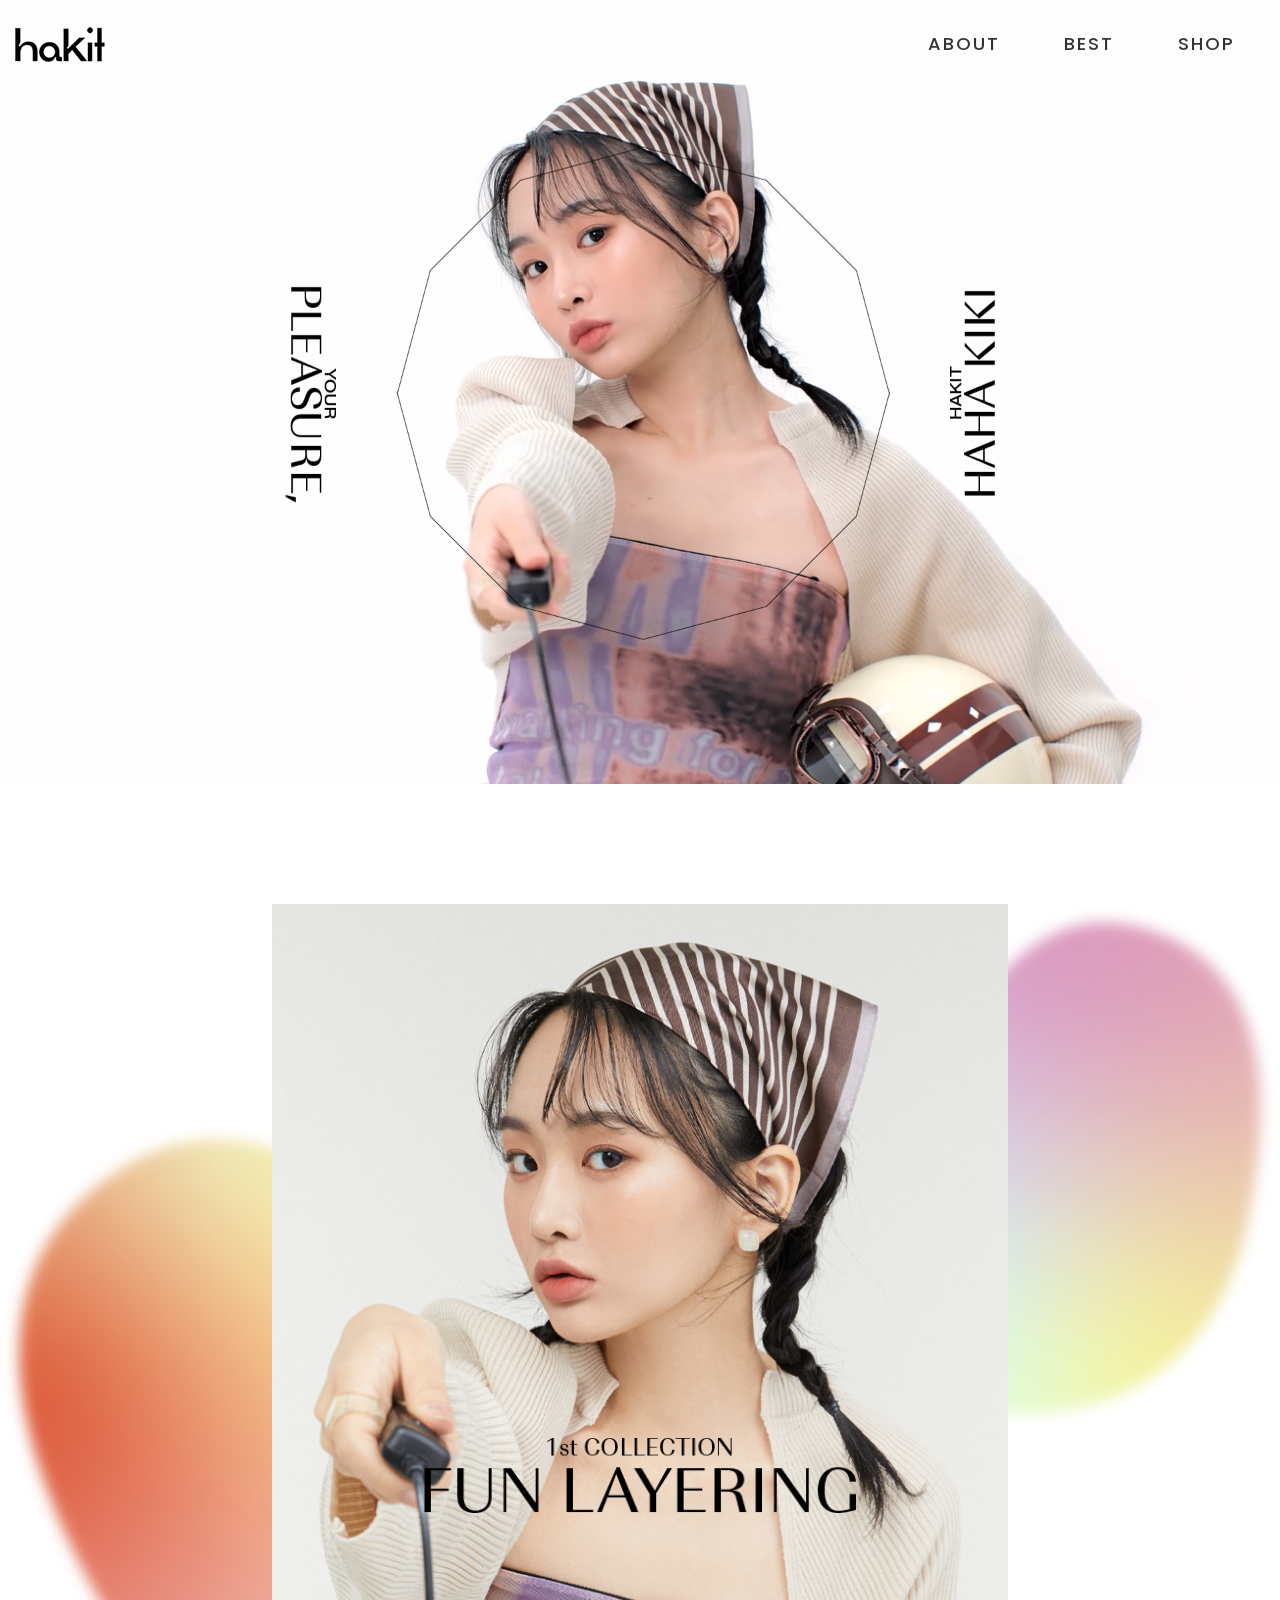
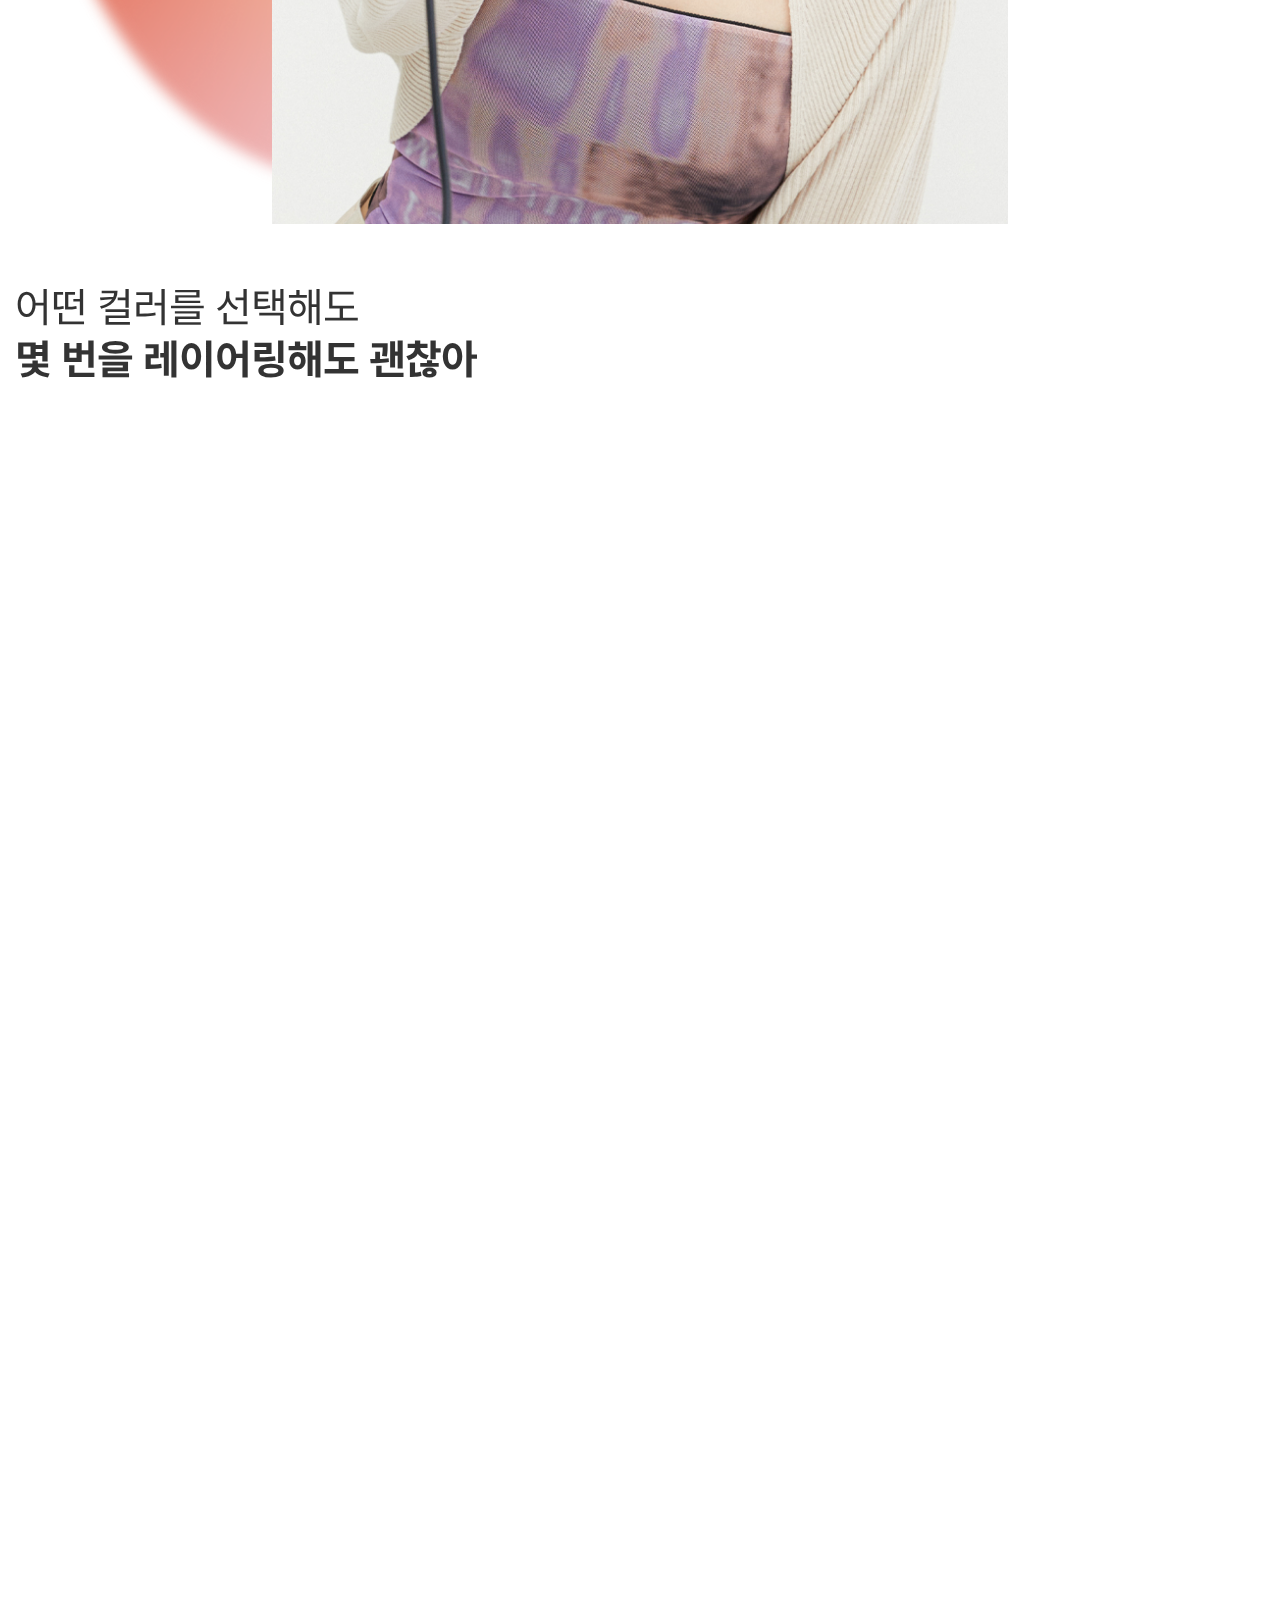
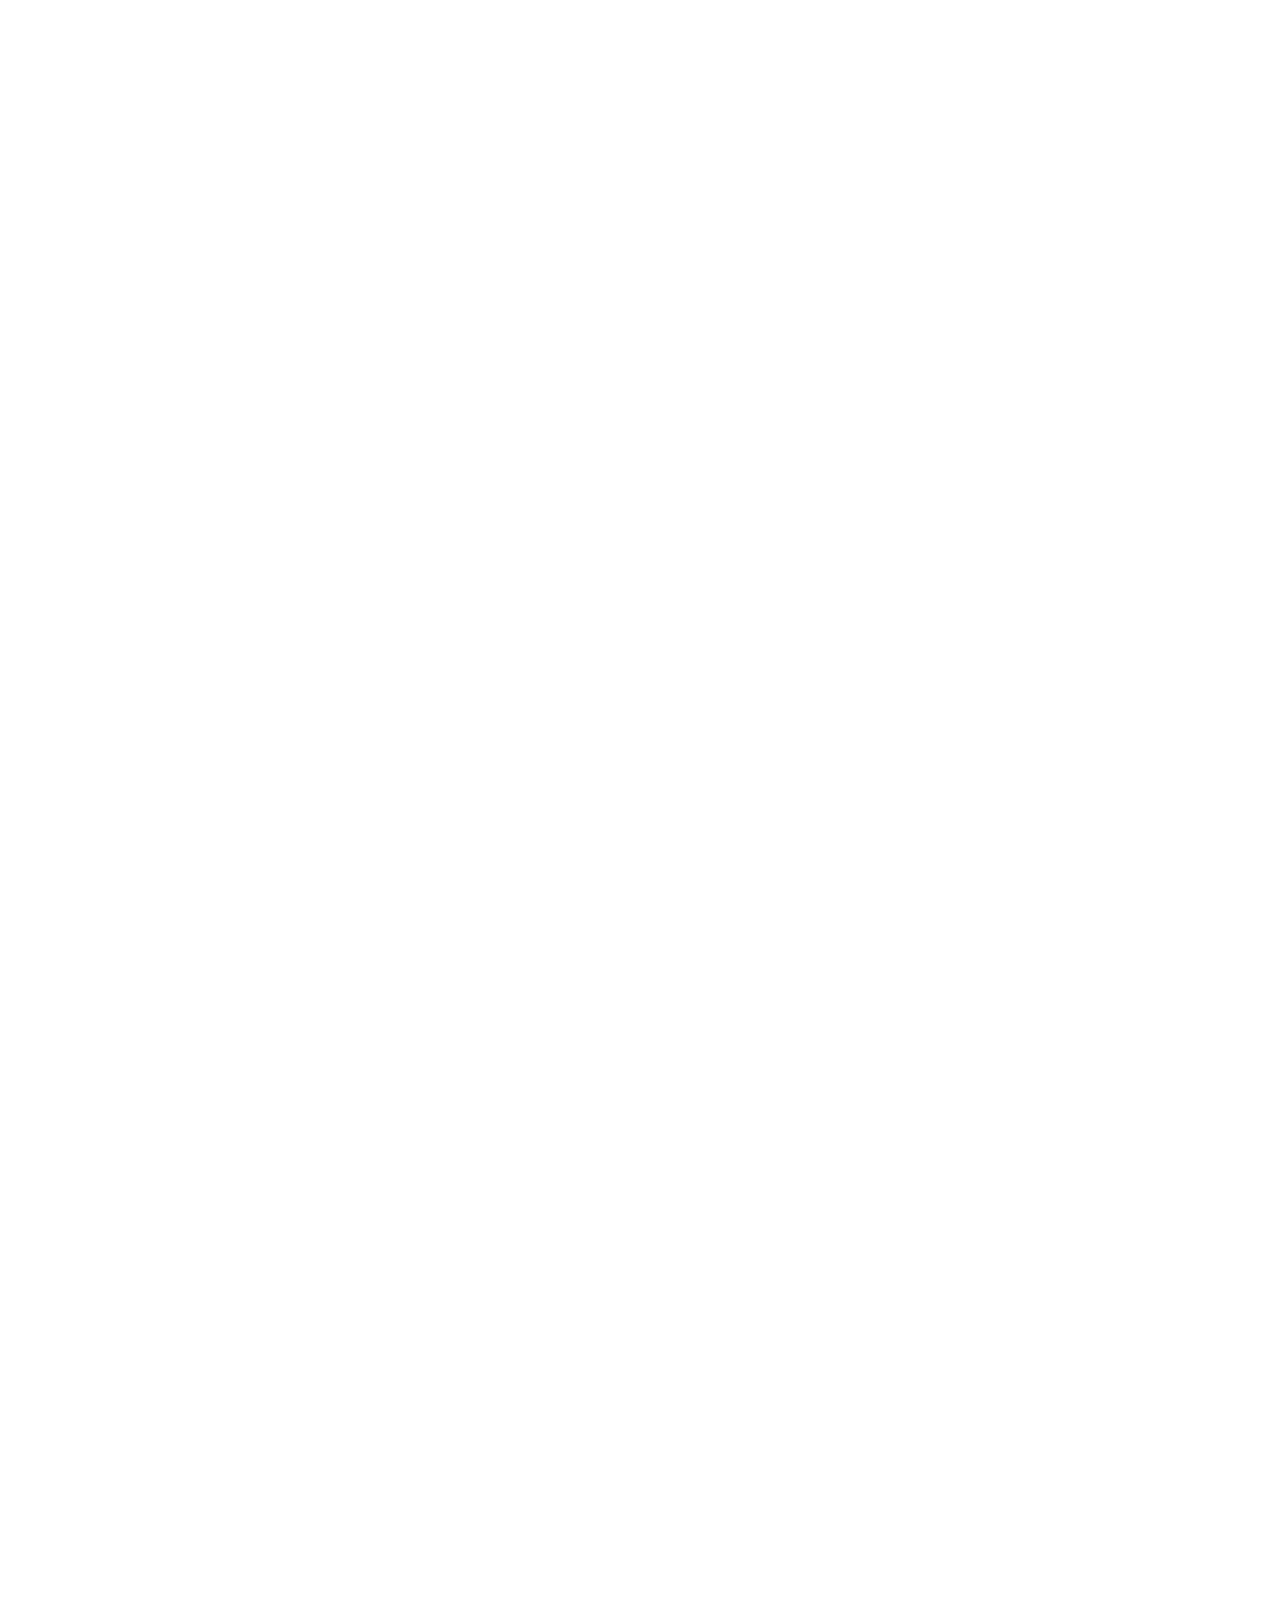
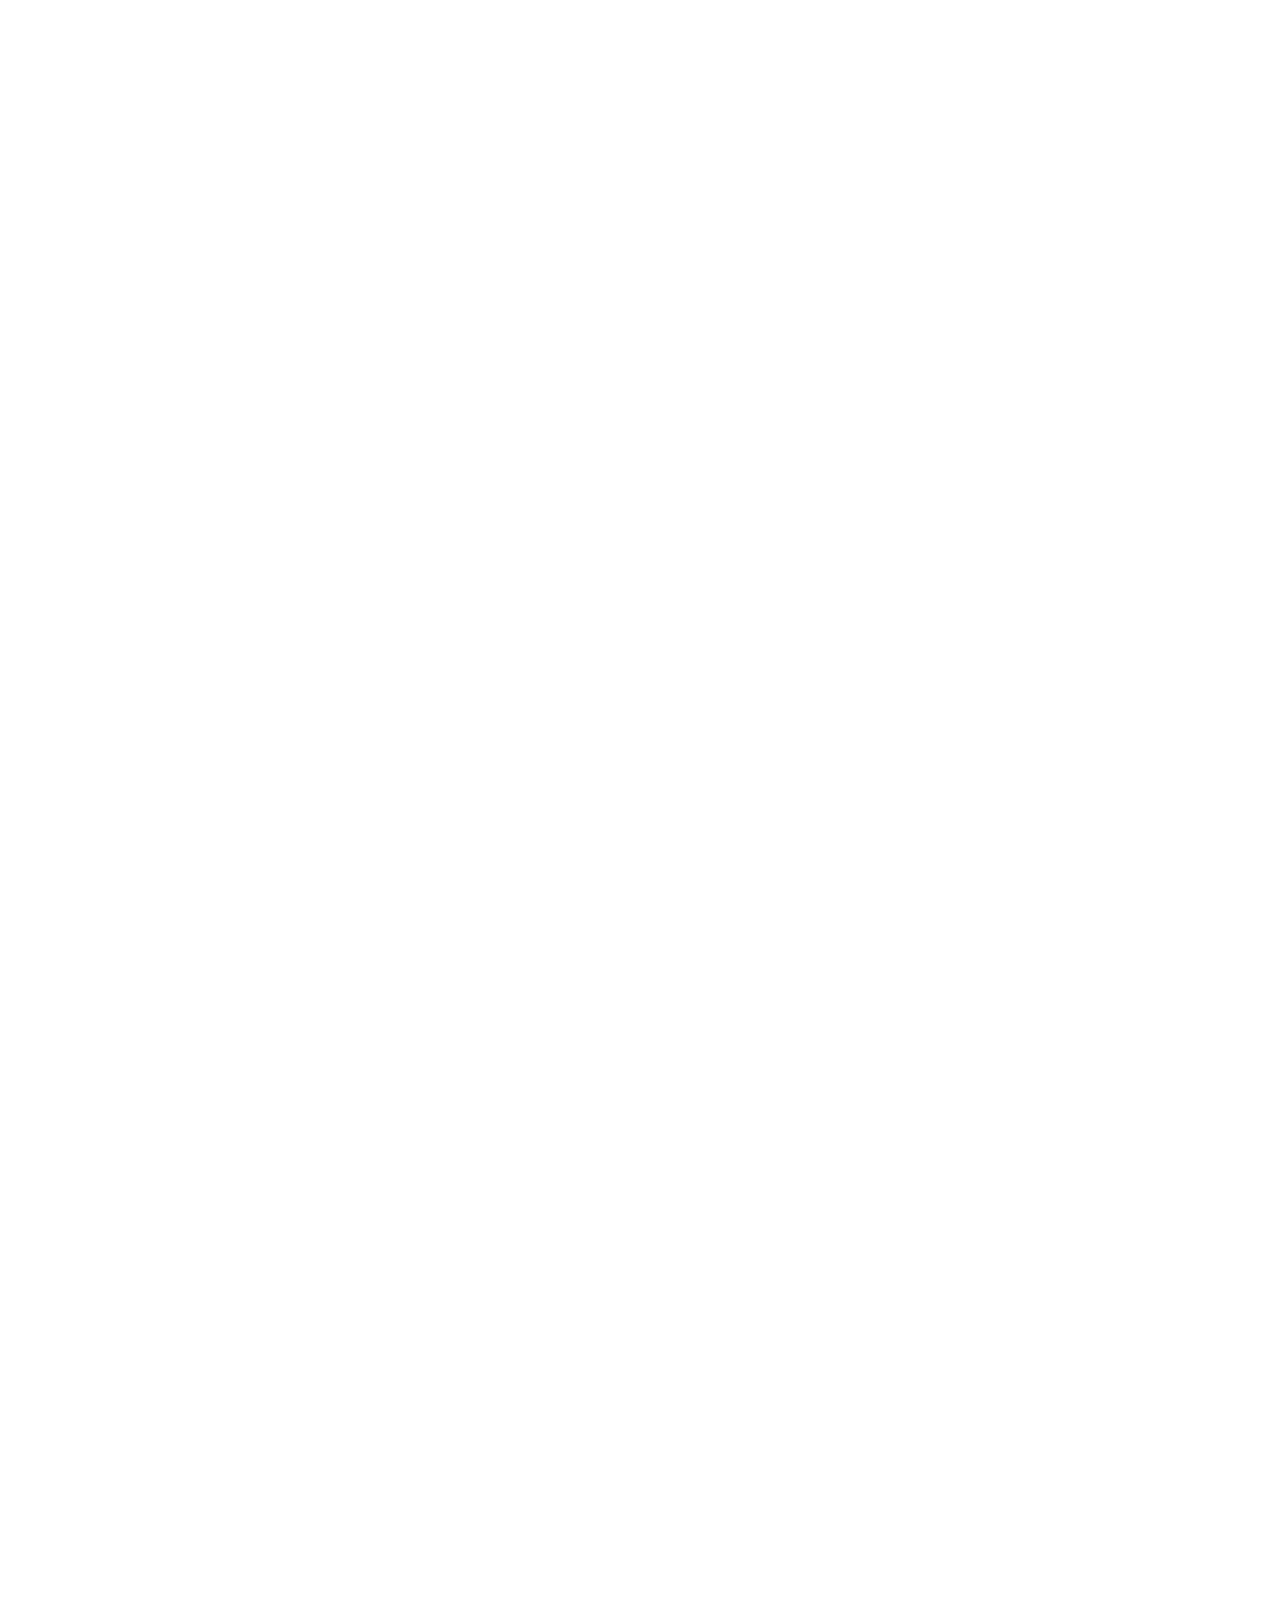
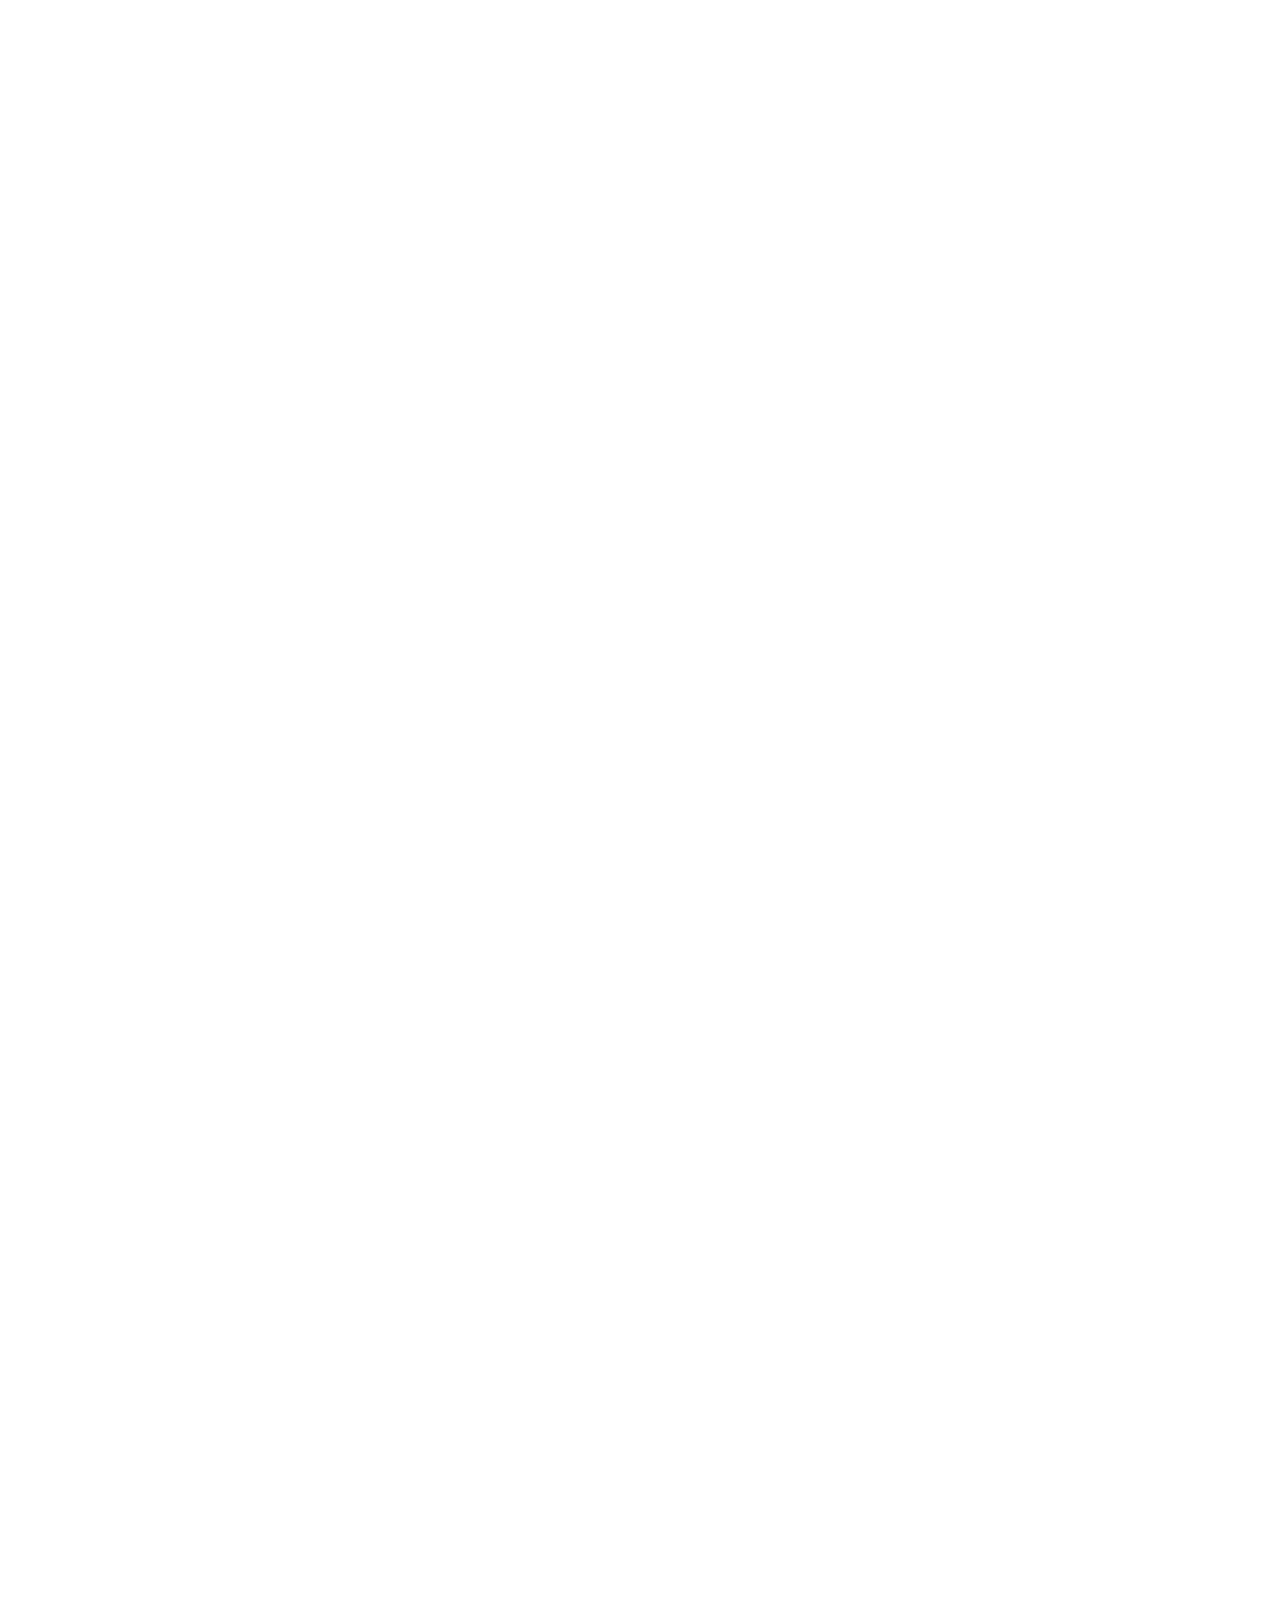
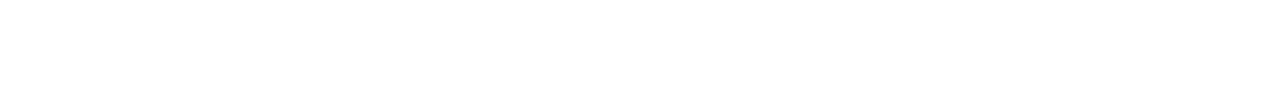
<file: index.html>
<!DOCTYPE html>
<html lang="ko">
    <head>
        <meta charset="UTF-8">
        <meta http-equiv="X-UA-Compatible" content="IE=edge">
        <meta name="viewport" content="width=device-width, initial-scale=1.0">
        <title>하킷 hakit</title>

        <meta name="title" content="하킷 hakit"/>

        <link rel="shortcut icon" href="./hakit_favicon.ico">
        <link rel="stylesheet" href="css/bootstrap.min.css">
        <link rel="stylesheet" href="css/locomotive-scroll.min.css"> <!-- 스크롤 -->
        <link rel="stylesheet" href="css/swiper.min.css">
        <link href="css/jquery.mb.YTPlayer.min.css" media="all" rel="stylesheet" type="text/css"> <!-- 유튜브 -->
        <link rel="stylesheet" href="css/animate.css">
        
        <link rel="stylesheet" href="css/style.css">
        <link rel="stylesheet" href="css/main.css">
    </head>


    <body data-spy="scroll" data-target=".site-navbar-target" data-offset="300">
    <div id="root" class="site-wrap">
        <div class="site-mobile-menu site-navbar-target">
            <div class="site-mobile-menu-header">
                <div class="site-mobile-menu-close mt-3">
                    <span class="icon-close2 js-menu-toggle">X</span>
                </div>
            </div>
            <div class="site-mobile-menu-body">

            </div>
            <div class="site-mobile-menu-footer">
                <img src="./images/text_menu.png" alt="YOUR PLEASURE, HAKIT’S PLEASURE!"/>
            </div>
        </div>


        <header class="site-navbar py-2 js-sticky-header site-navbar-target" role="banner">
            <div class="container">
                <div class="row align-items-center justify-content-between">

                    <div class="col-6 col-xl-2"> <!-- 로고 -->
                        <h1 class="mb-0 site-logo m-0 p-0">
                            <a href="index.html" class="mb-0">
                                <div class="logo"><span class="hidden">hakit 로고</span></div>
                            </a>
                        </h1>
                    </div>

                    <div class="col-12 col-md-8 d-none d-xl-block"><!-- 네비 -->
                        <nav class="site-navigation position-relative" role="navigation">
                            <ul class="site-menu main-menu js-clone-nav mr-auto d-none d-lg-block">
                                <li><a href="about.html" class="nav-link">ABOUT</a></li>
                                <li><a href="index.html" class="nav-link">BEST</a></li>
                                <li><a href="index.html" class="nav-link">SHOP</a></li>
                            </ul>
                        </nav>
                    </div>

                    <div class="col-6 d-inline-block d-xl-none ml-md-0 py-3"> <!-- 패널 -->
                        <a href="#" class="site-menu-toggle js-menu-toggle float-right">
                            <span class="custom-menu"></span>
                        </a>
                    </div>
                </div>
            </div>
        </header>

        <div class="site-section-root" data-scroll-container>
            <div class="site-blocks-cover" id="home-section" data-scroll-section>
                <video autoplay loop muted playsinline class="d-none d-md-block" id="header-video"> <!-- web 비디오 -->
                    <source src="./background.mp4" type="video/mp4">
                </video>
                <video autoplay loop muted playsinline class="d-block d-md-none"> <!-- mobile 비디오 -->
                    <source src="./background.mobile.mp4" type="video/mp4">
                </video>
                <div class="background-wrapper"></div>
            </div>

            <div class="site-section first" id="first-section" data-scroll-section>
                <div class="container-area">

                    <div class="background-wrapper" data-scroll data-scroll-speed="2"></div>

                    <div class="waypoint-wrapper">
                        <img src="./images/main/01_img.png" class="waypoint-img d-none d-md-block" alt="" data-scroll data-scroll-speed="1"/>
                        <img src="./images/main/01_text.png" class="waypoint-text d-none d-md-block" alt="Fun layering" data-scroll
                            data-scroll-speed="2" data-scroll-call="fadeInUp"/>

                        <img src="./images/main/mobile/01_img.png" class="waypoint-img d-block d-md-none" alt="" data-scroll data-scroll-speed="1"/>
                        <img src="./images/main/mobile/01_text.png" class="waypoint-text d-block d-md-none" alt="Fun layering" data-scroll
                            data-scroll-speed="2" data-scroll-call="fadeInUp"/>
                    </div>

                    <div class="inner">
                        <div class="section-header" data-scroll data-scroll-call="fadeInLeft">
                            어떤 컬러를 선택해도<br/>
                            <span class="font-weight-bold">몇 번을 레이어링해도 괜찮아</span>
                        </div>
                    </div>

                </div>
            </div>

            <div class="site-section second" id="second-section" data-scroll-section>
                <div class="container-area">

                    <div class="waypoint-wrapper waypoint-visual waypoint-visual-01" data-scroll
                        data-scroll-call="scaleInit">
                        <img src="./images/main/02_visual_01.png" alt=""/>
                    </div>

                    <div class="waypoint-wrapper waypoint-visual waypoint-visual-02" data-scroll
                        data-scroll-call="scaleInit" data-scroll-speed="1">    
                        <img src="./images/main/02_visual_02.png" alt=""/>
                    </div>

                    <div class="waypoint-wrapper waypoint-img" data-scroll data-scroll-id="second-visual">
                        <img src="./images/main/02_img.png" alt=""/>
                    </div>

                    <div class="inner">
                        <div class="section-header" data-scroll data-scroll-call="fadeInLeft" data-scroll-speed="2">
                            오늘 무드에 따라 기분 내키는 대로<br/>
                            <span class="font-weight-bold">꾸민 듯 안 꾸민 듯 때로는 과감하게</span>
                        </div>
                    </div>
                </div>
            </div>

            <div class="site-section third" id="third-section" data-scroll-section>
                <div class="container-area">
                    <div class="background-wrapper" data-scroll data-scroll-speed="2"></div>

                    <div class="waypoint-img waypoint-img-left" data-scroll data-scroll-call="slideInLeft">
                        <img src="./images/main/mobile/03_img_l.png" class="d-block d-md-none" alt=""/>
                        <img src="./images/main/03_img_l.png" class="d-none d-md-block" alt=""/>
                    </div>

                    <div class="waypoint-img waypoint-img-right" data-scroll data-scroll-call="slideInRight"
                        data-scroll-speed="1">
                        <img src="./images/main/mobile/03_img_r.png" class="d-block d-md-none" alt=""/>
                        <img src="./images/main/03_img_r.png" class="d-none d-md-block" alt=""/>
                    </div>

                    <div class="waypoint-img" data-scroll>
                        <img src="./images/main/mobile/03_img.png" class="d-block d-md-none" alt=""/>
                        <img src="./images/main/03_img.png" class="d-none d-md-block" alt=""/>
                    </div>

                    <div class="inner text-right">
                        <div class="section-header" data-scroll data-scroll-call="fadeInRight" data-scroll-speed="2">
                            조금씩 쌓아갈 수록 기분 좋은<br/>
                            <span class="font-weight-bold">펀 레이어링 메이크업</span>
                        </div>
                    </div>
                </div>
            </div>

            <div class="site-section four" id="four-section" data-scroll-section>
                <div class="container-area">
                    <div class="waypoint-frame" data-scroll data-scroll-speed="2">
                        <img src="./images/main/mobile/03_frame.png" class="d-block d-md-none" alt=""/>
                        <img src="./images/main/03_frame.png" class="d-none d-md-block" alt=""/>
                    </div>

                    <div class="inner text-center d-none d-md-block">
                        <div class="section-title">
                            하킷으로 특별한 하루를 기록하다<br/>
                            <span class="font-weight-bold">매일 매일 쉽고 즐겁게!</span>
                        </div>

                        <div class="section-content d-flex justify-content-center">
                            <div class="section-content--img section-content--img-left">
                                <img src="./images/main/04_img_01.png" alt=""/>
                            </div>

                            <div class="section-content--img section-content--img-right" id="four-video-content" data-scroll data-scroll-id="four-video">
                                <div id="content-video" class="player"></div>
                                <img src="./images/main/04_img_02.png" alt=""/>
                            </div>
                        </div>
                    </div>
                </div>
            </div>

            <div class="site-section five" id="five-section" data-scroll-section data-scroll data-scroll-id="five-section">

                <div class="container-area d-block d-md-none">
                    <div class="swiper-container swiper--intro">
                        <div class="swiper-wrapper">
                            <div class="swiper-slide">
                                <img src="./images/main/mobile/04_slide_01.png" alt=""/>
                            </div>
                            <div class="swiper-slide">
                                <img src="./images/main/mobile/04_slide_01.png" alt=""/>
                                <div class="slide-video-wrapper" id="four-video-content-mobile">
                                    <div id="content-video-mobile" class="player"></div>
                                </div>
                            </div>
                        </div>
                    </div>
                    <div class="swiper-pagination-wrap d-block d-xl-none">
                        <div class="swiper-pagination swiper-pagination-intro"></div>
                    </div>
                </div>

                <div class="container-area footer-visual text-center" data-scroll data-scroll-call="scaleInit">
                    <img src="./images/main/mobile/04_footer_visual.png" class="d-block d-md-none" alt=""/>
                    <img src="./images/main/04_footer_visual.png" class="d-none d-md-block" alt=""/>
                </div>

                <div class="container-area">
                    <div class="inner text-center">
                        <div class="section-content d-flex justify-content-between flex-wrap">
                            <a href="#" class="product-container d-block">
                                <div class="product-container--wrapper d-flex justify-content-between align-items-center">
                                    <div class="product-container--item d-flex flex-column justify-content-between text-left">
                                        <div class="product-container--item-header">
                                            <strong class="d-block font-weight-normal">01</strong>
                                            <strong>홀리몰리 레이어 팔레트</strong>
                                            <p>매일 쉽게 손이가는 팔레트의 정석</p>
                                        </div>
                                    </div>
                                    <div class="product-container--item product-container--item-img">
                                        <img src="./images/main/05_product_01.png" alt=""/>
                                    </div>
                                </div>
                            </a>
                            <a href="#" class="product-container d-block">
                                <div class="product-container--wrapper d-flex justify-content-between align-items-center">
                                    <div class="product-container--item d-flex flex-column justify-content-between text-left">
                                        <div class="product-container--item-header">
                                            <strong class="d-block font-weight-normal">02</strong>
                                            <strong>레이어 퍼지 틴트</strong>
                                            <p>쫀득한 퍼지 텍스쳐를 담은 내추럴 무드</p>
                                        </div>
                                    </div>
                                    <div class="product-container--item product-container--item-img">
                                        <img src="./images/main/05_product_02.png" alt=""/>
                                    </div>
                                </div>
                            </a>
                            <a href="#" class="product-container d-block">
                                <div class="product-container--wrapper d-flex justify-content-between align-items-center">
                                    <div class="product-container--item d-flex flex-column justify-content-between text-left">
                                        <div class="product-container--item-header">
                                            <strong class="d-block font-weight-normal">03</strong>
                                            <strong>레이어 슬림 브로우</strong>
                                            <p>뭉침 없는 섬세한 표현</p>
                                        </div>
                                    </div>
                                    <div class="product-container--item product-container--item-img">
                                        <img src="./images/main/05_product_03.png" alt=""/>
                                    </div>
                                </div>
                            </a>
                            <a href="#" class="product-container d-block">
                                <div class="product-container--wrapper d-flex justify-content-between align-items-center">
                                    <div class="product-container--item d-flex flex-column justify-content-between text-left">
                                        <div class="product-container--item-header">
                                            <strong class="d-block font-weight-normal">04</strong>
                                            <strong>익스텐션 브로우&래쉬</strong>
                                            <p>한결 한결 또렷한 눈매의 완성</p>
                                        </div>
                                    </div>
                                    <div class="product-container--item product-container--item-img">
                                        <img src="./images/main/05_product_04.png" alt=""/>
                                    </div>
                                </div>
                            </a>
                        </div>
                    </div>
                </div>

            </div>

            <div class="site-section six" id="six-section" data-scroll-section>

                <div class="container-area area-full header-visual" data-scroll data-scroll-id="increase-scale-up">
                    <img src="./images/main/mobile/06_header_visual.png" class="d-block d-md-none" alt=""/>
                    <img src="./images/main/06_header_visual.png" class="d-none d-md-inline-block" alt=""/>
                </div>

                <div class="container-area footer-visual">
                    <div class="inner">
                        <div class="waypoint-img">
                            <img src="./images/main/mobile/06_visual.png" class="d-block d-md-none" alt=""/>
                            <img src="./images/main/06_visual.png" class="d-none d-md-block" alt=""/>
                        </div>

                        <div class="section-content">
                            <div class="swiper-container swiper--insta">
                                <div class="swiper-wrapper">
                                    <div class="swiper-slide">
                                        <a href="javascript:;">
                                            <img src="./images/main/06_insta_01.png" alt=""/>
                                        </a>
                                    </div>
                                    <div class="swiper-slide">
                                        <a href="javascript:;">
                                            <img src="./images/main/06_insta_02.png" alt=""/>
                                        </a>
                                    </div>
                                    <div class="swiper-slide">
                                        <a href="javascript:;">
                                            <img src="./images/main/06_insta_03.png" alt=""/>
                                        </a>
                                    </div>
                                </div>
                            </div>
                            <div class="swiper-pagination-wrap d-block d-xl-none">
                                <div class="swiper-pagination swiper-pagination-insta"></div>
                            </div>
                        </div>

                        <div class="section-footer d-flex justify-content-between">

                            <div class="section-footer--item text-left text-lg-right">
                                <p>주식회사 아이스크리에이티브</p>
                                <p>대표이사 김은하</p>
                                <p>통신판매업신고 2018-서울강남-04570</p>
                            </div>
                            
                            <div class="section-footer--item text-center d-flex d-lg-block justify-content-between align-items-center">
                                <div class="section-footer--item-logo">
                                    <img src="./images/main/logo_footer.png" alt="하단 비주얼 로고"/>
                                </div>
                                <div class="section-footer--sns d-flex justify-content-center align-items-center">
                                    <div class="section-footer--sns-item">
                                        <a href="https://www.instagram.com/hakit_official/" target="_blank">
                                            <img src="./images/main/icon_insta.png" alt="인스타그램 아이콘"/>
                                        </a>
                                    </div>
                                    <div class="section-footer--sns-item">
                                        <a href="https://twitter.com/hakit_official" target="_blank">
                                            <img src="./images/main/icon_twitter.png" alt="트위터 아이콘"/>
                                        </a>
                                    </div>
                                </div>
                            </div>
                            <div class="section-footer--item text-left">
                                <p>사업자등록번호 111-87-00728</p>
                                <p>개인정보취급관리자 김은하 comeetstore@icecreative.kr</p>
                                <p>주소 04387 서울특별시 용산구 서빙고로 17</p>
                                <p>(한강로3가) 센트럴파크타워 28층</p>
                            </div>
                        </div>

                        <div class="section-copyright text-lg-center">
                            <p>Copyright by 주식회사 아이스크리에이티브. all rights reserved.</p>
                        </div>
                    </div>
                </div>
            </div>
        </div>

    </div> <!-- .site-wrap -->

    <script src="js/jquery-3.3.1.min.js"></script>
    <script src="js/bootstrap.min.js"></script>
    <script src="js/jquery.sticky.js"></script>
    <script src="js/stickyfill.min.js"></script>
    <script src="js/swiper.min.js"></script>
    <script src="js/jquery.mb.YTPlayer.min.js"></script>
    <script src="js/locomotive-scroll.min.js"></script>
    <script src="js/jquery.ba-throttle-debounce.min.js"></script>

    <script type="text/javascript">
    jQuery.browser = {};
    (function () {
        jQuery.browser.msie = false;
        jQuery.browser.version = 0;
        if (navigator.userAgent.match(/MSIE ([0-9]+)\./)) {
        jQuery.browser.msie = true;
        jQuery.browser.version = RegExp.$1;
        }
    })();
    </script>

    <script type="text/javascript">
    var isMobile = /Android|webOS|iPhone|iPad|iPod|BlackBerry/i.test(navigator.userAgent);
    var optContentVideo = {
        videoURL: 'http://youtu.be/'+ (isMobile ? 'vTogrnSvmoo' : 'tTdfAdBdU88'),
        containment: '#four-video-content',
        stopMovieOnBlur: false,
        useOnMobile: false,
        showControls: false,
        autoPlay: true,
        mute: true,
        startAt: 0,
        opacity: 1,
        loop: true,
        // coverImage: './images/main/04_img_02.png',
        // mobileFallbackImage: './images/main/mobile/video_cover.png'
    };

    $(function () {
        $("#content-video").YTPlayer(optContentVideo);
        var optContentVideoMobile = JSON.parse(JSON.stringify(optContentVideo));
        optContentVideoMobile.containment = '#four-video-content-mobile';
        optContentVideoMobile.useOnMobile = true;
        $("#content-video-mobile").YTPlayer(optContentVideoMobile);
    });

    $(window).on("load", function () {
        var scroll = new LocomotiveScroll({
        el: document.querySelector('[data-scroll-container]'),
        smooth: true,
        // smartphone: {
        //   smooth: true
        // },
        tablet: {
            smooth: true
        }
        });

        // scroll.destroy();
        // scroll.init();

        scroll.on('call', function (value, way, obj) {
        if (way === 'enter') {
            switch (value) {
            case "scaleInit":
                $(obj.el).addClass("scaleInit");
                break;
            default:
                $(obj.el).addClass("animated " + value);
                break;
            }
        }
        });

        var videoInit = false;
        scroll.on('scroll', function (args) {
        var $video = $("#content-video");
        var curElements = args.currentElements;
        if (curElements['increase-scale-up'] && typeof curElements['increase-scale-up'] === 'object') {
            var element = curElements['increase-scale-up'];
            var _pgs01 = curElements['increase-scale-up'].progress;
            if (_pgs01 > 0.1) {
            $(element.el).find(">img").css({
                'transform': 'scale(' + (1 + (_pgs01 * 0.5)) + ')'
            });
            } else {
            $(element.el).find(">img").css({
                'transform': 'scale(1)'
            });
            }
        } else if (curElements['second-visual'] && typeof curElements['second-visual'] === 'object') {
            var _pgs02 = curElements['second-visual'].progress;

            $(curElements['second-visual'].el).css({
            'transform': 'rotate(' + ((_pgs02 * 3) * 30) + 'deg)'
            });
        } else if (curElements['four-video'] && typeof curElements['four-video'] === 'object') {
            if (!videoInit) {
            $video.siblings("img").fadeOut();
            // setTimeout(function() {
            //   $video.YTPPlay();
            // }, 500);
            videoInit = true;
            }
        }
        // if (curElements['five-section'] && typeof curElements['five-section'] === 'object') {
        //   if (curElements['five-section'].progress > 0.3) {
        //     if ($video.YTPPause) $video.YTPPause();
        //   }
        // }
        });

        $(window).on("resize", $.debounce(500, function() {
        scroll.update();

        // if (this.innerWidth < 768) {
        //   var $video = $("#content-video");
        //   $video.YTPPause();
        // }
        })).trigger("resize");
    });

    var swiperIntro = new Swiper('.swiper--intro', {
        loop: false,
        slidesPerView: 1,
        spaceBetween: 0,
        centeredSlides: false,
        pagination: {
        el: '.swiper-pagination-intro',
        clickable: true,
        },
    });
    swiperIntro.on("slideChange", function () {
        if (swiperIntro.activeIndex === 1) {

        }
    })

    var swiperInsta = new Swiper('.swiper--insta', {
        // direction: 'vertical',
        loop: false,
        // autoplay: {
        //     delay: 3000,
        // },
        slidesPerView: 1,
        spaceBetween: 0,
        centeredSlides: false,
        breakpoints: {
        768: {
            slidesPerView: 2,
        },
        1200: {
            slidesPerView: 3,
        },
        },
        pagination: {
        el: '.swiper-pagination-insta',
        clickable: true,
        },
    });

    window.onfocus = function() { document.getElementById('header-video').play(); };
    </script>

    <script src="js/main.js?v=1"></script>
    </body>
</html>
</file>
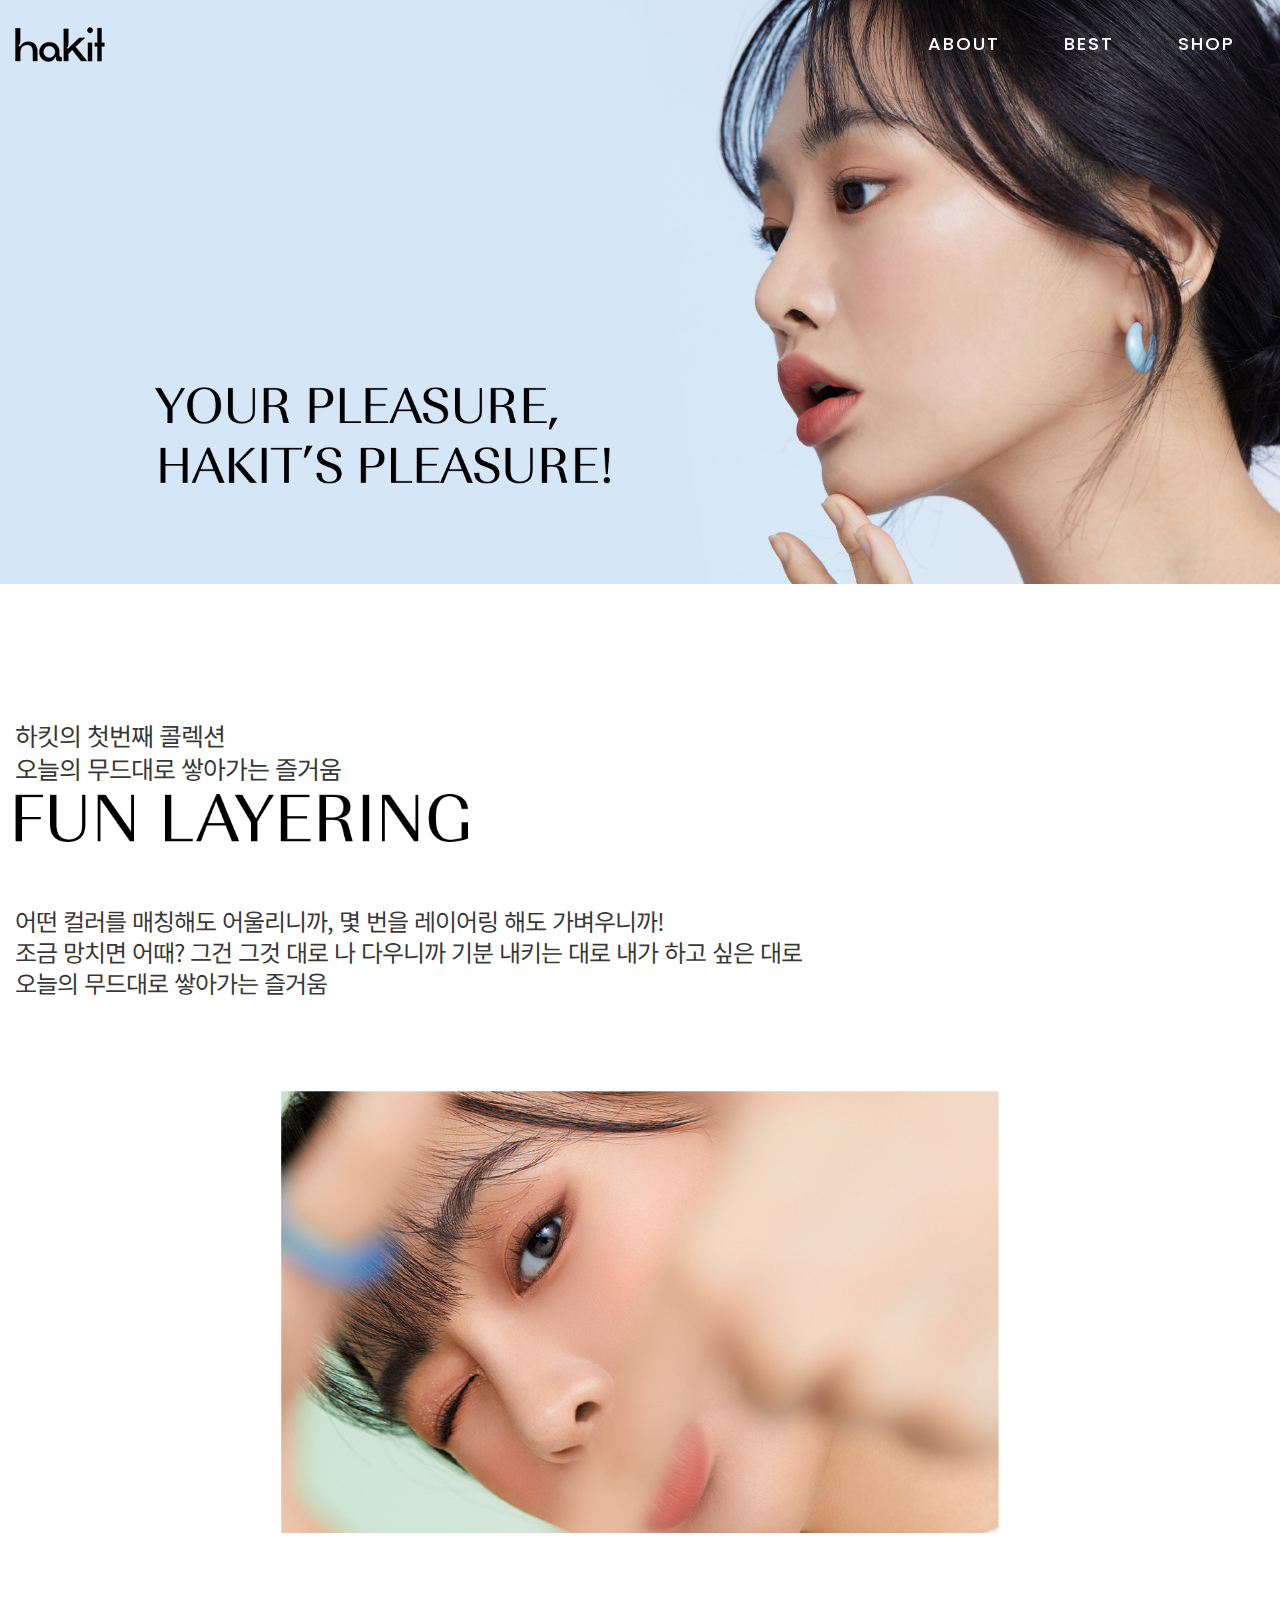
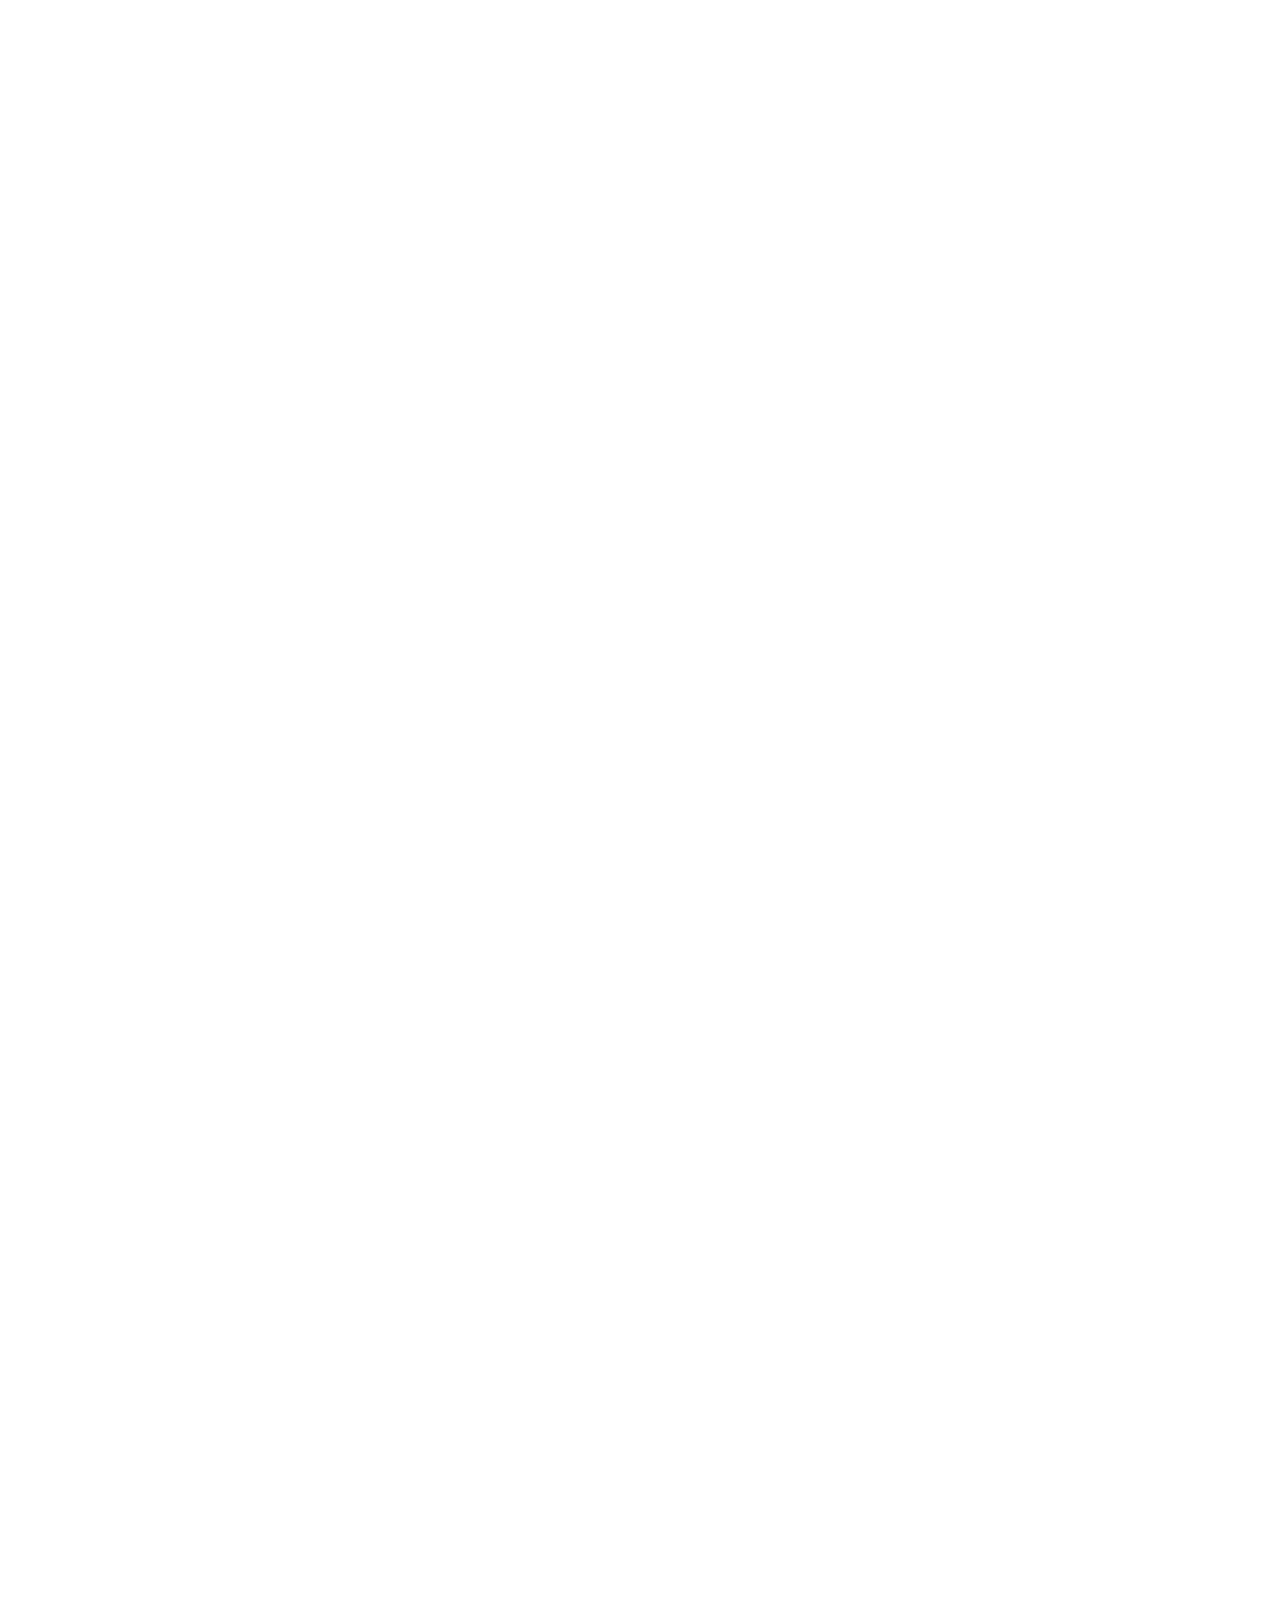
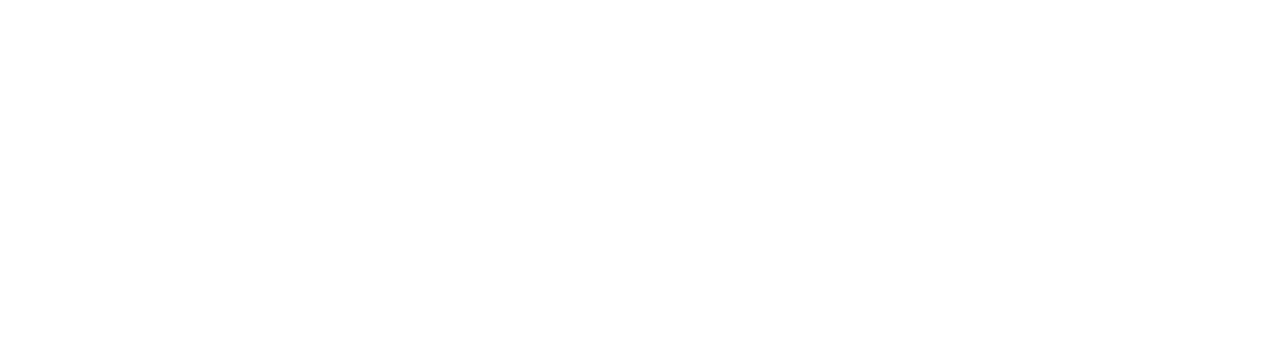
<file: about.html>
<!DOCTYPE html>
<html lang="ko">
<head>
    <title>하킷 hakit</title>
    <meta http-equiv="Content-Type" content="text/html; charset=UTF-8">
    <meta name="viewport"
          content="width=device-width, height=device-height, initial-scale=1.0, minimum-scale=1.0, maximum-scale=1.0, user-scalable=no"/>
    <meta http-equiv="X-UA-Compatible" content="IE=edge"/>
    <META http-equiv="Expires" content="-1">
    <META http-equiv="Pragma" content="no-cache">
    <META http-equiv="Cache-Control" content="No-Cache">

    <meta name="title" content="하킷 hakit"/>
    <meta name="description" content="쓸수록 즐거워지는 메이크업"/>

    <link rel="stylesheet" href="css/bootstrap.min.css">
    <link rel="stylesheet" href="css/animate.css">
    <link rel="stylesheet" href="css/swiper.min.css">
    <link rel="stylesheet" href="css/locomotive-scroll.min.css">

    <link rel="stylesheet" href="css/style.css">
    <link rel="stylesheet" href="css/about.css">
</head>
<body data-spy="scroll" data-target=".site-navbar-target" data-offset="300">
<div id="root" class="site-wrap">
    <div class="site-mobile-menu site-navbar-target">
        <div class="site-mobile-menu-header">
            <div class="site-mobile-menu-close mt-3">
                <span class="icon-close2 js-menu-toggle"></span>
            </div>
        </div>
        <div class="site-mobile-menu-body">

        </div>
        <div class="site-mobile-menu-footer">
            <img src="./images/text_menu.png" alt="YOUR PLEASURE, HAKIT’S PLEASURE!"/>
        </div>
    </div>


    <header class="site-navbar py-2 js-sticky-header site-navbar-target" role="banner">

        <div class="container">
            <div class="row align-items-center justify-content-between">

                <div class="col-6 col-xl-2">
                    <h1 class="mb-0 site-logo m-0 p-0">
                        <a href="index.html" class="mb-0">
                            <div class="logo"><span class="hidden">hakit 로고</span></div>
                        </a>
                    </h1>
                </div>

                <div class="col-12 col-md-8 d-none d-xl-block">
                    <nav class="site-navigation position-relative" role="navigation">

                        <ul class="site-menu main-menu js-clone-nav mr-auto d-none d-lg-block">
                            <li><a href="about.html" class="nav-link">ABOUT</a></li>
                            <li><a href="index.html" class="nav-link">BEST</a></li>
                            <li><a href="index.html" target="_blank" class="nav-link">SHOP</a></li>
                        </ul>
                    </nav>
                </div>

                <div class="col-6 d-inline-block d-xl-none ml-md-0 py-3">
                    <a href="#" class="site-menu-toggle js-menu-toggle float-right">
                        <span class="custom-menu"></span>
                    </a>
                </div>
            </div>
        </div>

    </header>

    <div data-scroll-container>
        <div class="site-blocks-cover" id="home-section" data-scroll-section data-scroll data-scroll-id="home-section">
            <div class="container-area area-full text-center">
                <div data-scroll data-scroll-id="increase-scale-up">
                    <img src="./images/about/mobile/bg_header.png" class="d-block d-md-none" alt=""/>
                    <img src="./images/about/bg_header.png" class="d-none d-md-inline-block" alt=""/>
                </div>

                <div class="section-header" data-scroll data-scroll-call="zoomIn">
                    <img src="./images/about/mobile/text_header.png" class="d-block d-md-none" alt=""/>
                    <img src="./images/about/text_header.png" class="d-none d-md-block" alt=""/>
                </div>
            </div>
        </div>

        <div class="site-section first" id="first-section" data-scroll-section>
            <div class="container-area">
                <div class="inner">
                    <div class="section-header">
                        <div class="section-header--sub-title" data-scroll data-scroll-call="fadeInUp">
                            하킷의 첫번째 콜렉션<br/>
                            오늘의 무드대로 쌓아가는 즐거움
                        </div>
                        <div class="section-header--title" data-scroll data-scroll-call="fadeInUp" data-scroll-delay="10">
                            <img src="./images/about/mobile/01_text.png" class="d-block d-md-none" alt=""/>
                            <img src="./images/about/01_text.png" class="d-none d-md-block" alt=""/>
                        </div>
                        <div class="section-header--content" data-scroll data-scroll-call="fadeInUp" data-scroll-delay="15">
                            어떤 컬러를 매칭해도 어울리니까, <br class="d-inline d-md-none"/>몇 번을 레이어링 해도 가벼우니까!<br/>
                            조금 망치면 어때? 그건 그것 대로 나 다우니까 <br class="d-inline d-md-none"/>기분 내키는 대로 내가 하고 싶은 대로<br/>
                            오늘의 무드대로 쌓아가는 즐거움
                        </div>
                    </div>
                </div>
                <div class="inner">
                    <div class="waypoint-wrapper waypoint-img" data-scroll data-scroll-id="increase-scale-up-2">
                        <img src="./images/about/mobile/01_visual.png" class="d-block d-md-none" alt=""/>
                        <img src="./images/about/01_visual.png" class="d-none d-md-block" alt=""/>
                    </div>
                </div>
            </div>
        </div>

        <div class="site-section second" id="second-section" data-scroll-section>
            <div class="container-area">
                <div class="inner">
                    <div class="section-header" data-scroll data-scroll-call="fadeInLeft" data-scroll-speed="2">
                        <div class="section-header--title">즐겁다!</div>
                        <div class="section-header--content">
                            하킷을 사용한 당신에게 꼭 듣고 싶은 한 마디<br/>
                            진지할 것 없이 복잡할 것 없이 저 한 마디면 충분해요.<br/>
                            아름다워지는 법은 수만가지지만<br/>
                            하킷으로 쿨해지는 방법이 가장 즐겁도록!
                        </div>
                    </div>
                    <div class="waypoint-wrapper waypoint-img" data-scroll data-scroll-id="second-visual">
                        <img src="./images/about/mobile/02_img.png" class="d-block d-md-none" alt=""/>
                        <img src="./images/about/02_img.png" class="d-none d-md-block" alt=""/>
                    </div>
                </div>

                <div class="waypoint-wrapper waypoint-visual waypoint-visual-01" data-scroll
                     data-scroll-call="scaleInit">
                    <div class="swiper-container swiper--rolling">
                        <div class="swiper-wrapper text-center">
                            <div class="swiper-slide">
                                <img src="./images/about/mobile/02_visual_01.png" class="d-inline-block d-md-none" alt=""/>
                                <img src="./images/about/02_visual_01.png" class="d-none d-md-inline-block" alt=""/>
                            </div>
                            <div class="swiper-slide">
                                <img src="./images/about/mobile/02_visual_02.png" class="d-inline-block d-md-none" alt=""/>
                                <img src="./images/about/02_visual_02.png" class="d-none d-md-inline-block" alt=""/>
                            </div>
                            <div class="swiper-slide">
                                <img src="./images/about/mobile/02_visual_03.png" class="d-inline-block d-md-none" alt=""/>
                                <img src="./images/about/02_visual_03.png" class="d-none d-md-inline-block" alt=""/>
                            </div>
                            <div class="swiper-slide">
                                <img src="./images/about/mobile/02_visual_04.png" class="d-inline-block d-md-none" alt=""/>
                                <img src="./images/about/02_visual_04.png" class="d-none d-md-inline-block" alt=""/>
                            </div>
                        </div>
                    </div>

                    <a href="javascript:;" class="swiper-button-next-custom">
                        <img src="./images/about/mobile/btn_next.png" class="d-block d-md-none" alt="슬라이드 다음으로"/>
                    </a>
                    <a href="javascript:;" class="swiper-button-prev-custom">
                        <img src="./images/about/mobile/btn_prev.png" class="d-block d-md-none" alt="슬라이드 이전으로"/>
                    </a>
                </div>
            </div>
        </div>

        <div class="site-section six" id="six-section" data-scroll-section>
            <div class="container-area footer-visual">
                <div class="inner">
                    <div class="waypoint-img">
                        <img src="./images/main/mobile/06_visual.png" class="d-block d-md-none" alt=""/>
                        <img src="./images/main/06_visual.png" class="d-none d-md-block" alt=""/>
                    </div>

                    <div class="section-footer d-flex justify-content-between">
                        <div class="section-footer--item text-left text-lg-right">
                            <p>주식회사 아이스크리에이티브</p>
                            <p>대표이사 김은하</p>
                            <p>통신판매업신고 2018-서울강남-04570</p>
                        </div>
                        <div class="section-footer--item text-center d-flex d-lg-block justify-content-between align-items-center">
                            <div class="section-footer--item-logo">
                                <img src="./images/main/logo_footer.png" alt="하단 비주얼 로고"/>
                            </div>
                            <div class="section-footer--sns d-flex justify-content-center align-items-center">
                                <div class="section-footer--sns-item">
                                    <a href="https://www.instagram.com/hakit_official/" target="_blank">
                                        <img src="./images/main/icon_insta.png" alt="인스타그램 아이콘"/>
                                    </a>
                                </div>
                                <div class="section-footer--sns-item">
                                    <a href="https://twitter.com/hakit_official" target="_blank">
                                        <img src="./images/main/icon_twitter.png" alt="트위터 아이콘"/>
                                    </a>
                                </div>
                            </div>
                        </div>
                        <div class="section-footer--item text-left">
                            <p>사업자등록번호 111-87-00728</p>
                            <p>개인정보취급관리자 김은하 comeetstore@icecreative.kr</p>
                            <p>주소 04387 서울특별시 용산구 서빙고로 17</p>
                            <p>(한강로3가) 센트럴파크타워 28층</p>
                        </div>
                    </div>

                    <div class="section-copyright text-lg-center">
                        <p>Copyright by 주식회사 아이스크리에이티브. all rights reserved.</p>
                    </div>
                </div>
            </div>
        </div>
    </div>

</div> <!-- .site-wrap -->

<script src="js/jquery-3.3.1.min.js"></script>
<script src="js/bootstrap.min.js"></script>
<script src="js/jquery.sticky.js"></script>
<script src="js/stickyfill.min.js"></script>
<script src="js/swiper.min.js"></script>
<script src="js/locomotive-scroll.min.js"></script>
<script src="js/jquery.ba-throttle-debounce.min.js"></script>

<script type="text/javascript">
  $(window).on("load", function () {
    var scroll = new LocomotiveScroll({
      el: document.querySelector('[data-scroll-container]'),
      smooth: true,
      // smartphone: {
      //   smooth: true
      // },
      tablet: {
        smooth: true
      }
    });

    // scroll.destroy();
    // scroll.init();

    scroll.on('call', function (value, way, obj) {
      if (way === 'enter') {
        switch (value) {
          case "scaleInit":
            $(obj.el).addClass("scaleInit");
            break;
          default:
            $(obj.el).addClass("animated " + value);
            break;
        }
      }
    });

    function doIncreaseScale(curElements, name) {
      var element = curElements[name];
      var _pgs01 = curElements[name].progress;
      var scaleSize = (0.4 + _pgs01);
      if (_pgs01 > 0.3 && scaleSize >= 1) {
        $(element.el).css({
          'transform': 'scale(' + scaleSize + ')'
        });
      } else {
        $(element.el).css({
          'transform': 'scale(1)'
        });
      }
    }

    scroll.on('scroll', function (args) {
      var curElements = args.currentElements;
      if (curElements['increase-scale-up'] &&
        typeof curElements['increase-scale-up'] === 'object') {
        doIncreaseScale(curElements, 'increase-scale-up');
      }
      if (curElements['increase-scale-up-2'] &&
        typeof curElements['increase-scale-up-2'] === 'object') {
        doIncreaseScale(curElements, 'increase-scale-up-2');
      }
      if (curElements['second-visual'] && typeof curElements['second-visual'] === 'object') {
        var _pgs02 = curElements['second-visual'].progress;

        $(curElements['second-visual'].el).css({
          'transform': 'rotate(' + ((_pgs02 * 3) * 60) + 'deg)'
        });
      }
      if (curElements['home-section'] && typeof curElements['home-section'] === 'object') {
        if (curElements['home-section'].progress > 0.9) {
          $(".site-navbar").addClass("on");
        } else {
          $(".site-navbar").removeClass("on");
        }
      }
    });

    $(window).on("resize", $.debounce(500, function() {
      scroll.update();
    })).trigger("resize");

    var swiperRolling = new Swiper('.swiper--rolling', {
      // direction: 'vertical',
      loop: true,
      autoplay: {
          delay: 1500,
      },
      slidesPerView: 1,
      spaceBetween: 0,
      centeredSlides: true,
      pagination: {
        el: '.swiper-pagination',
        clickable: true,
      },
      navigation: {
        nextEl: '.swiper-button-next-custom',
        prevEl: '.swiper-button-prev-custom',
      },
    });
  });
</script>

<script src="js/main.js"></script>
</body>
</html>
</file>
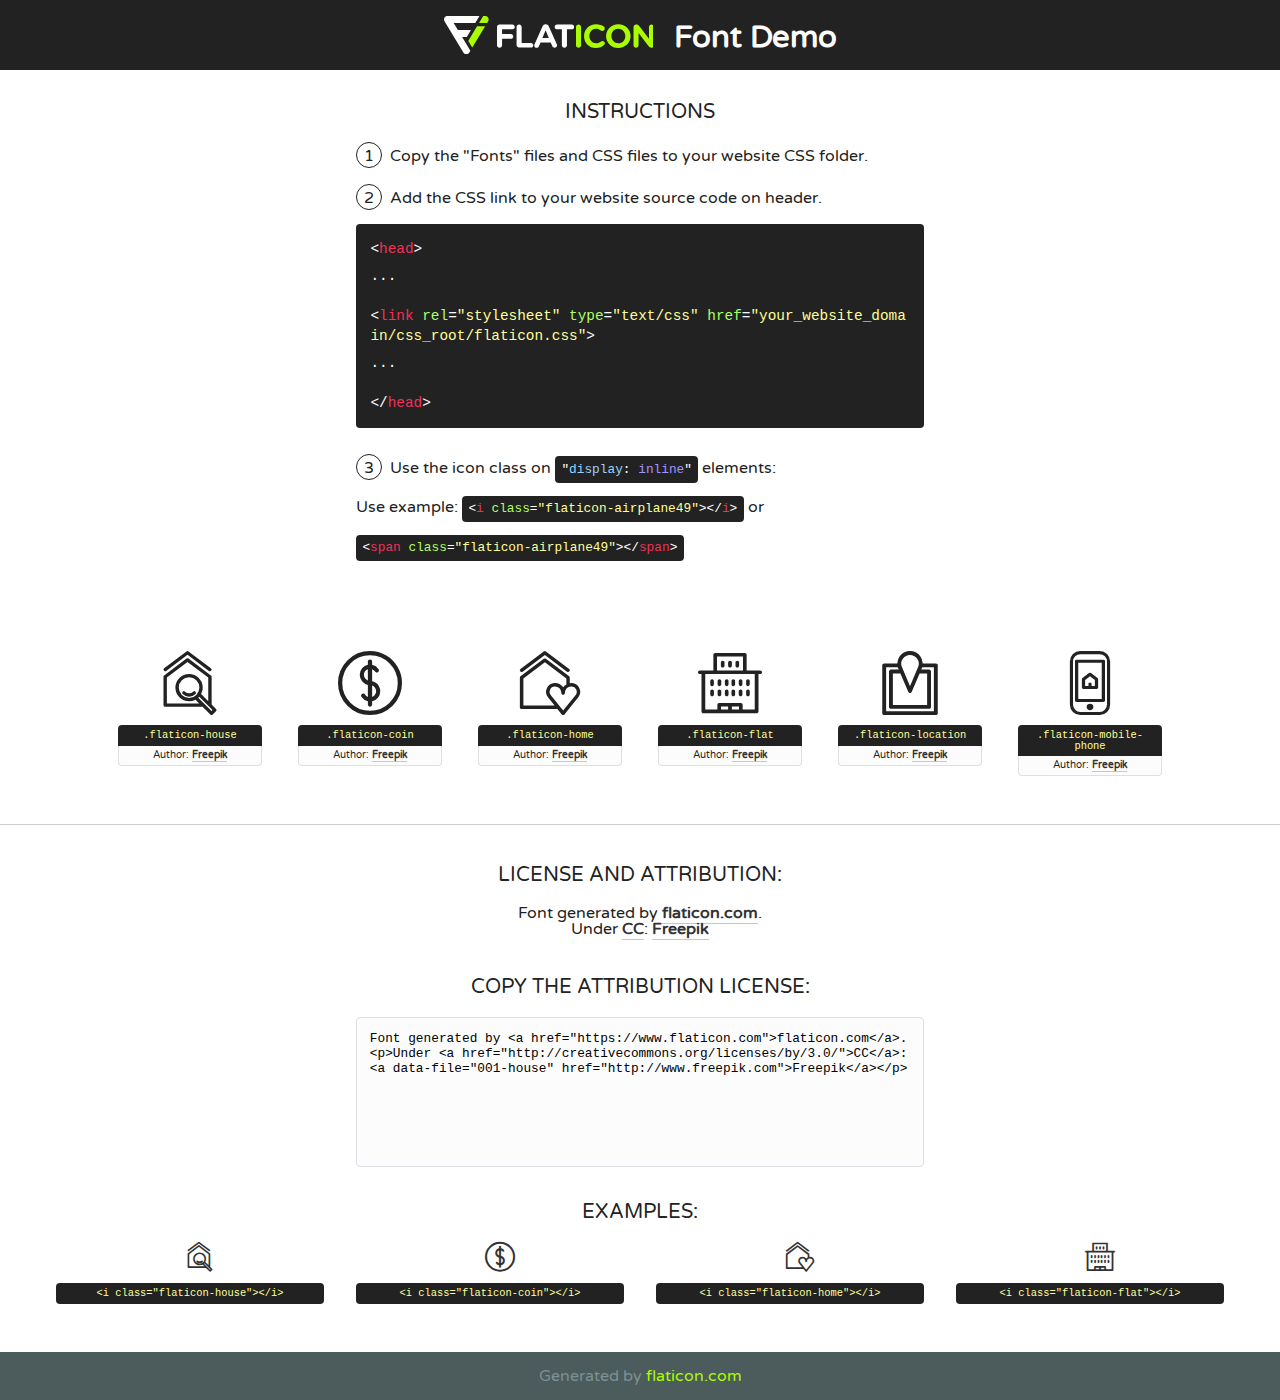
<file: fonts/flaticon/font/flaticon.html>
<!DOCTYPE html>
<!--
  Flaticon icon font: Flaticon
  Creation date: 28/03/2019 08:10
-->
<html>
<!DOCTYPE html>
<html>

<head>
    <title>Flaticon WebFont</title>
    <link href="http://fonts.googleapis.com/css?family=Varela+Round" rel="stylesheet" type="text/css" />
    <link rel="stylesheet" type="text/css" href="flaticon.css">
    <meta charset="UTF-8">
    <style>
    html, body, div, span, applet, object, iframe,
    h1, h2, h3, h4, h5, h6, p, blockquote, pre,
    a, abbr, acronym, address, big, cite, code,
    del, dfn, em, img, ins, kbd, q, s, samp,
    small, strike, strong, sub, sup, tt, var,
    b, u, i, center,
    dl, dt, dd, ol, ul, li,
    fieldset, form, label, legend,
    table, caption, tbody, tfoot, thead, tr, th, td,
    article, aside, canvas, details, embed, 
    figure, figcaption, footer, header, hgroup, 
    menu, nav, output, ruby, section, summary,
    time, mark, audio, video {
        margin: 0;
        padding: 0;
        border: 0;
        font-size: 100%;
        font: inherit;
        vertical-align: baseline;
    }
    /* HTML5 display-role reset for older browsers */
    article, aside, details, figcaption, figure, 
    footer, header, hgroup, menu, nav, section {
        display: block;
    }
    body {
        line-height: 1;
    }
    ol, ul {
        list-style: none;
    }
    blockquote, q {
        quotes: none;
    }
    blockquote:before, blockquote:after,
    q:before, q:after {
        content: '';
        content: none;
    }
    table {
        border-collapse: collapse;
        border-spacing: 0;
    }
    body {
        font-family: 'Varela Round', Helvetica, Arial, sans-serif;
        font-size: 16px;
        color: #222;
    }
    a {
        color: #333;
        border-bottom: 1px solid #a9fd00;
        font-weight: bold;
        text-decoration: none;
    }
    * {
        -moz-box-sizing: border-box;
        -webkit-box-sizing: border-box;
        box-sizing: border-box;
        margin: 0;
        padding: 0;
    }
    [class^="flaticon-"]:before, [class*=" flaticon-"]:before, [class^="flaticon-"]:after, [class*=" flaticon-"]:after {
        font-family: Flaticon;
        font-size: 30px;
        font-style: normal;
        margin-left: 20px;
        color: #333;
    }
    .wrapper {
        max-width: 600px;
        margin: auto;
        padding: 0 1em;
    }
    .title {
        font-size: 1.25em;
        text-align: center;
        margin-bottom: 1em;
        text-transform: uppercase;
    }
    header {
        text-align: center;
        background-color: #222;
        color: #fff;
        padding: 1em;
    }
    header .logo {
        width: 210px;
        height: 38px;
        display: inline-block;
        vertical-align: middle;
        margin-right: 1em;
        border: none;
    }
    header strong {
        font-size: 1.95em;
        font-weight: bold;
        vertical-align: middle;
        margin-top: 5px;
        display: inline-block;
    }
    .demo {
        margin: 2em auto;
        line-height: 1.25em;
    }
    .demo ul li {
        margin-bottom: 1em;
    }
    .demo ul li .num {
        color: #222;
        border-radius: 20px;
        display: inline-block;
        width: 26px;
        padding: 3px;
        height: 26px;
        text-align: center;
        margin-right: 0.5em;
        border: 1px solid #222;
    }
    .demo ul li code {
        background-color: #222;
        border-radius: 4px;
        padding: 0.25em 0.5em;
        display: inline-block;
        color: #fff;
        font-family: Consolas,Monaco,Lucida Console,Liberation Mono,DejaVu Sans Mono,Bitstream Vera Sans Mono,Courier New, monospace;
        font-weight: lighter;
        margin-top: 1em;
        font-size: 0.8em;
        word-break: break-all;
    }
    .demo ul li code.big {
        padding: 1em;
        font-size: 0.9em;
    }
    .demo ul li code .red {
        color: #EF3159;
    }
    .demo ul li code .green {
        color: #ACFF65;
    }
    .demo ul li code .yellow {
        color: #FFFF99;
    }
    .demo ul li code .blue {
        color: #99D3FF;
    }
    .demo ul li code .purple {
        color: #A295FF;
    }
    .demo ul li code .dots {
        margin-top: 0.5em;
        display: block;
    }
    #glyphs {
        border-bottom: 1px solid #ccc;
        padding: 2em 0;
        text-align: center;
    }
    .glyph {
        display: inline-block;
        width: 9em;
        margin: 1em;
        text-align: center;
        vertical-align: top;
        background: #FFF;
    }
    .glyph .glyph-icon {
        padding: 10px;
        display: block;
        font-family:"Flaticon";
        font-size: 64px;
        line-height: 1;
    }
    .glyph .glyph-icon:before {
        font-size: 64px;
        color: #222;
        margin-left: 0;
    }
    .class-name {
        font-size: 0.65em;
        background-color: #222;
        color: #fff;
        border-radius: 4px 4px 0 0;
        padding: 0.5em;
        color: #FFFF99;
        font-family: Consolas,Monaco,Lucida Console,Liberation Mono,DejaVu Sans Mono,Bitstream Vera Sans Mono,Courier New, monospace;
    }
    .author-name {
        font-size: 0.6em;
        background-color: #fcfcfd;
        border: 1px solid #DEDEE4;
        border-top: 0;
        border-radius: 0 0 4px 4px;
        padding: 0.5em;
    }
    .class-name:last-child {
        font-size: 10px;
        color:#888;
    }
    .class-name:last-child a {
        font-size: 10px;
        color:#555;
    }
    .class-name:last-child a:hover {
        color:#a9fd00;
    }
    .glyph > input {
        display: block;
        width: 100px;
        margin: 5px auto;
        text-align: center;
        font-size: 12px;
        cursor: text;
    }
    .glyph > input.icon-input {
        font-family:"Flaticon";
        font-size: 16px;
        margin-bottom: 10px;
    }
    .attribution .title {
        margin-top: 2em;
    }
    .attribution textarea {
        background-color: #fcfcfd;
        padding: 1em;
        border: none;
        box-shadow: none;
        border: 1px solid #DEDEE4;
        border-radius: 4px;
        resize: none;
        width: 100%;
        height: 150px;
        font-size: 0.8em;
        font-family: Consolas,Monaco,Lucida Console,Liberation Mono,DejaVu Sans Mono,Bitstream Vera Sans Mono,Courier New, monospace;
        -webkit-appearance: none;
    }
    .iconsuse {
        margin: 2em auto;
        text-align: center;
        max-width: 1200px;
    }
    .iconsuse:after {
        content: '';
        display: table;
        clear: both;
    }
    .iconsuse .image {
        float: left;
        width: 25%;
        padding: 0 1em;
    }
    .iconsuse .image p {
        margin-bottom: 1em;
    }
    .iconsuse .image span {
        display: block;
        font-size: 0.65em;
        background-color: #222;
        color: #fff;
        border-radius: 4px;
        padding: 0.5em;
        color: #FFFF99;
        margin-top: 1em;
        font-family: Consolas,Monaco,Lucida Console,Liberation Mono,DejaVu Sans Mono,Bitstream Vera Sans Mono,Courier New, monospace;
    }
    #footer {
        text-align: center;
        background-color: #4C5B5C;
        color: #7c9192;
        padding: 1em;
    }
    #footer a {
        border: none;
        color: #a9fd00;
        font-weight: normal;
    }
    @media (max-width: 960px) {
        .iconsuse .image {
            width: 50%;
        }
    }
    @media (max-width: 560px) {
        .iconsuse .image {
            width: 100%;
        }
    }
    </style>
</head>

<body class="characters-off">

    <header>
        <a href="https://www.flaticon.com" target="_blank" class="logo">
            <svg version="1.1" xmlns="http://www.w3.org/2000/svg" xmlns:xlink="http://www.w3.org/1999/xlink" xmlns:a="http://ns.adobe.com/AdobeSVGViewerExtensions/3.0/" viewBox="0 0 560.875 102.036" enable-background="new 0 0 560.875 102.036" xml:space="preserve">
                <defs>
                </defs>
                <g>
                    <g class="letters">
                        <path fill="#ffffff" d="M141.596,29.675c0-3.777,2.985-6.767,6.764-6.767h34.438c3.426,0,6.15,2.728,6.15,6.15
                        c0,3.43-2.724,6.149-6.15,6.149h-27.674v13.091h23.719c3.429,0,6.151,2.724,6.151,6.15c0,3.43-2.723,6.149-6.151,6.149h-23.719
                        v17.574c0,3.773-2.986,6.761-6.764,6.761c-3.779,0-6.764-2.989-6.764-6.761V29.675z"></path>
                        <path fill="#ffffff" d="M193.844,29.149c0-3.781,2.985-6.767,6.764-6.767c3.776,0,6.763,2.985,6.763,6.767v42.957h25.039
                        c3.426,0,6.149,2.726,6.149,6.153c0,3.425-2.723,6.15-6.149,6.15h-31.802c-3.779,0-6.764-2.986-6.764-6.768V29.149z"></path>
                        <path fill="#ffffff" d="M241.891,75.71l21.438-48.407c1.492-3.341,4.215-5.357,7.906-5.357h0.792
                        c3.686,0,6.323,2.017,7.815,5.357l21.439,48.407c0.436,0.967,0.701,1.845,0.701,2.723c0,3.602-2.809,6.501-6.414,6.501
                        c-3.161,0-5.269-1.845-6.499-4.655l-4.132-9.661h-27.059l-4.301,10.102c-1.144,2.631-3.426,4.214-6.237,4.214
                        c-3.517,0-6.24-2.81-6.24-6.325C241.1,77.64,241.451,76.677,241.891,75.71z M279.932,58.666l-8.521-20.297l-8.526,20.297H279.932
                        z"></path>
                        <path fill="#ffffff" d="M314.864,35.387H301.86c-3.429,0-6.239-2.813-6.239-6.238c0-3.429,2.811-6.24,6.239-6.24h39.533
                        c3.426,0,6.237,2.811,6.237,6.24c0,3.425-2.811,6.238-6.237,6.238h-13.001v42.785c0,3.773-2.99,6.761-6.764,6.761
                        c-3.779,0-6.764-2.989-6.764-6.761V35.387z"></path>
                        <path fill="#A9FD00" d="M352.615,29.149c0-3.781,2.985-6.767,6.767-6.767c3.774,0,6.761,2.985,6.761,6.767v49.024
                        c0,3.773-2.987,6.761-6.761,6.761c-3.781,0-6.767-2.989-6.767-6.761V29.149z"></path>
                        <path fill="#A9FD00" d="M374.132,53.836v-0.179c0-17.481,13.178-31.801,32.065-31.801c9.22,0,15.459,2.458,20.557,6.238
                        c1.402,1.054,2.637,2.985,2.637,5.357c0,3.692-2.985,6.59-6.681,6.59c-1.845,0-3.071-0.702-4.044-1.319
                        c-3.776-2.813-7.729-4.393-12.562-4.393c-10.364,0-17.831,8.611-17.831,19.154v0.173c0,10.542,7.291,19.329,17.831,19.329
                        c5.715,0,9.492-1.756,13.359-4.834c1.049-0.874,2.458-1.491,4.039-1.491c3.429,0,6.325,2.813,6.325,6.236
                        c0,2.106-1.056,3.78-2.282,4.834c-5.539,4.834-12.036,7.733-21.878,7.733C387.572,85.464,374.132,71.493,374.132,53.836z"></path>
                        <path fill="#A9FD00" d="M433.009,53.836v-0.179c0-17.481,13.79-31.801,32.766-31.801c18.981,0,32.592,14.143,32.592,31.628v0.173
                        c0,17.483-13.785,31.807-32.769,31.807C446.625,85.464,433.009,71.32,433.009,53.836z M484.224,53.836v-0.179
                        c0-10.539-7.725-19.326-18.626-19.326c-10.893,0-18.449,8.611-18.449,19.154v0.173c0,10.542,7.73,19.329,18.626,19.329
                        C476.676,72.986,484.224,64.378,484.224,53.836z"></path>
                        <path fill="#A9FD00" d="M506.233,29.321c0-3.774,2.99-6.763,6.767-6.763h1.401c3.252,0,5.183,1.583,7.029,3.953l26.093,34.265
                        V29.059c0-3.692,2.99-6.677,6.681-6.677c3.683,0,6.671,2.985,6.671,6.677v48.934c0,3.78-2.987,6.765-6.764,6.765h-0.436
                        c-3.257,0-5.188-1.581-7.034-3.953l-27.056-35.492v32.944c0,3.687-2.985,6.676-6.678,6.676c-3.683,0-6.673-2.989-6.673-6.676
                        V29.321z"></path>
                    </g>
                    <g class="insignia">
                        <path fill="#ffffff" d="M48.372,56.137h12.517l11.156-18.537H37.186L25.688,18.539h57.825L94.668,0H9.271
                        C5.925,0,2.842,1.801,1.198,4.716c-1.644,2.907-1.593,6.482,0.134,9.343l50.38,83.501c1.678,2.781,4.689,4.476,7.938,4.476
                        c3.246,0,6.257-1.695,7.935-4.476l2.898-4.804L48.372,56.137z"></path>
                        <g class="i">
                            <path fill="#A9FD00" d="M93.575,18.539h0.031v0.004l21.652,0.004l2.705-4.488c1.727-2.861,1.778-6.436,0.133-9.343
                            C116.454,1.801,113.371,0,110.026,0h-5.294L93.575,18.539z"></path>
                            <polygon fill="#A9FD00" points="88.291,27.356 64.725,66.486 75.519,84.404 109.942,27.356"></polygon>
                        </g>
                    </g>
                </g>
            </svg>
        </a>
        <strong>Font Demo</strong>
    </header>


    <section class="demo wrapper">

        <p class="title">Instructions</p>

        <ul>
            <li>
                <span class="num">1</span>Copy the "Fonts" files and CSS files to your website CSS folder.
            </li>
            <li>
                <span class="num">2</span>Add the CSS link to your website source code on header.
                <code class="big">
                    &lt;<span class="red">head</span>&gt;
                    <br/><span class="dots">...</span>
                    <br/>&lt;<span class="red">link</span> <span class="green">rel</span>=<span class="yellow">"stylesheet"</span> <span class="green">type</span>=<span class="yellow">"text/css"</span> <span class="green">href</span>=<span class="yellow">"your_website_domain/css_root/flaticon.css"</span>&gt;
                    <br/><span class="dots">...</span>
                    <br/>&lt;/<span class="red">head</span>&gt;
                </code>
            </li>

            <li>
                <p>
                    <span class="num">3</span>Use the icon class on <code>"<span class="blue">display</span>:<span class="purple"> inline</span>"</code> elements:
                    <br />
                    Use example: <code>&lt;<span class="red">i</span> <span class="green">class</span>=<span class="yellow">&quot;flaticon-airplane49&quot;</span>&gt;&lt;/<span class="red">i</span>&gt;</code> or <code>&lt;<span class="red">span</span> <span class="green">class</span>=<span class="yellow">&quot;flaticon-airplane49&quot;</span>&gt;&lt;/<span class="red">span</span>&gt;</code>
            </li>
        </ul>

    </section>




   <section id="glyphs">          
    
      
        <div class="glyph"><div class="glyph-icon flaticon-house"></div>
            <div class="class-name">.flaticon-house</div>
            <div class="author-name">Author: <a data-file="001-house" href="http://www.freepik.com">Freepik</a> </div> 
        </div>        
        
        <div class="glyph"><div class="glyph-icon flaticon-coin"></div>
            <div class="class-name">.flaticon-coin</div>
            <div class="author-name">Author: <a data-file="002-coin" href="http://www.freepik.com">Freepik</a> </div> 
        </div>        
        
        <div class="glyph"><div class="glyph-icon flaticon-home"></div>
            <div class="class-name">.flaticon-home</div>
            <div class="author-name">Author: <a data-file="003-home" href="http://www.freepik.com">Freepik</a> </div> 
        </div>        
        
        <div class="glyph"><div class="glyph-icon flaticon-flat"></div>
            <div class="class-name">.flaticon-flat</div>
            <div class="author-name">Author: <a data-file="004-flat" href="http://www.freepik.com">Freepik</a> </div> 
        </div>        
        
        <div class="glyph"><div class="glyph-icon flaticon-location"></div>
            <div class="class-name">.flaticon-location</div>
            <div class="author-name">Author: <a data-file="005-location" href="http://www.freepik.com">Freepik</a> </div> 
        </div>        
        
        <div class="glyph"><div class="glyph-icon flaticon-mobile-phone"></div>
            <div class="class-name">.flaticon-mobile-phone</div>
            <div class="author-name">Author: <a data-file="006-mobile-phone" href="http://www.freepik.com">Freepik</a> </div> 
        </div>        
        

    </section>



    <section class="attribution wrapper"   style="text-align:center;">

      <div class="title">License and attribution:</div><div class="attrDiv">Font generated by <a href="https://www.flaticon.com">flaticon.com</a>. <div><p>Under <a href="http://creativecommons.org/licenses/by/3.0/">CC</a>: <a data-file="001-house" href="http://www.freepik.com">Freepik</a></p>  </div>
      </div>
      <div class="title">Copy the Attribution License:</div>

    <textarea onclick="this.focus();this.select();">Font generated by &lt;a href=&quot;https://www.flaticon.com&quot;&gt;flaticon.com&lt;/a&gt;. <p>Under <a href="http://creativecommons.org/licenses/by/3.0/">CC</a>: <a data-file="001-house" href="http://www.freepik.com">Freepik</a></p>  
     </textarea>

    </section>

    <section class="iconsuse">

          <div class="title">Examples:</div>            
             
            <div class="image">
                <p>
                    <i class="glyph-icon flaticon-house"></i> 
                    <span>&lt;i class=&quot;flaticon-house&quot;&gt;&lt;/i&gt;</span>
                </p>
            </div>
            
            <div class="image">
                <p>
                    <i class="glyph-icon flaticon-coin"></i> 
                    <span>&lt;i class=&quot;flaticon-coin&quot;&gt;&lt;/i&gt;</span>
                </p>
            </div>
            
            <div class="image">
                <p>
                    <i class="glyph-icon flaticon-home"></i> 
                    <span>&lt;i class=&quot;flaticon-home&quot;&gt;&lt;/i&gt;</span>
                </p>
            </div>
            
            <div class="image">
                <p>
                    <i class="glyph-icon flaticon-flat"></i> 
                    <span>&lt;i class=&quot;flaticon-flat&quot;&gt;&lt;/i&gt;</span>
                </p>
            </div>
                       
        </div>
                            
    </section>

<div id="footer">
    <div>Generated by <a href="https://www.flaticon.com">flaticon.com</a>
    </div>
</div>



</body>
</html>
</file>
<file: css/style.css>
@import url('https://fonts.googleapis.com/css2?family=Noto+Sans+KR:wght@300;400;700;900&family=Poppins:wght@100;300;400;600;700&display=swap');

/* Base */
body {
    line-height: 1.6;
    color: rgb(0 0 0 / 80%);
    font-weight: 400;
    font-size: 1rem;
    font-family: 'Noto Sans KR', 'Poppins', "AppleSDGothicNeo", serif;
    min-width: 320px;
}

::-moz-selection {
    background: #000;
    color: #fff;
}

::selection {
    background: #000;
    color: #fff;
}

a {
    color: rgb(0 0 0 / 80%);
    text-decoration: none;
    -webkit-transition: .3s all ease;
    -o-transition: .3s all ease;
    transition: .3s all ease;
}

a:hover {
    text-decoration: none;
}

h1, h2, h3, h4, h5,
.h1, .h2, .h3, .h4, .h5 {
    font-family: "Poppins", "AppleSDGothicNeo", serif;
    font-weight: 700;
    transition: font-size .3s;
    word-break: keep-all;
    color: #000;
}

br {
    font-family: initial;
}

p {
    transition: font-size .3s;
    word-break: keep-all;
}

ul, li {
    list-style-type: none;
    margin: 0;
    padding: 0;
}

.border-2 {
    border-width: 2px;
}

.text-black {
    color: #000 !important;
}

.bg-black {
    background: #000 !important;
}

.color-black-opacity-5 {
    color: rgba(0, 0, 0, 0.5);
}

.color-white-opacity-5 {
    color: rgba(255, 255, 255, 0.5);
}

.site-wrap {
    min-width: 320px;
}
.site-wrap:before {
    display: none;
    -webkit-transition: .3s all ease-in-out;
    -o-transition: .3s all ease-in-out;
    transition: .3s all ease-in-out;
    background: rgba(0, 0, 0, 0.6);
    content: "";
    position: absolute;
    z-index: 2000;
    top: 0;
    left: 0;
    right: 0;
    bottom: 0;
    opacity: 0;
    visibility: hidden;
}

.offcanvas-menu .site-wrap {
    height: 100%;
    width: 100%;
    z-index: 2;
}

.offcanvas-menu .site-wrap:before {
    opacity: 1;
    visibility: visible;
}

.btn {
    font-size: 16px;
    border-radius: 30px;
    padding: 10px 30px;
}

.btn:hover, .btn:active, .btn:focus {
    outline: none;
    -webkit-box-shadow: none !important;
    box-shadow: none !important;
}

.btn.btn-primary {
    background: #f69314;
    border-color: #f69314;
    color: #fff;
}

.btn.btn-primary:hover {
    background: #343a40;
    color: #fff;
    border-color: #343a40;
}

.btn.btn-primary.btn-black--hover:hover {
    background: #666666;
    color: #fff;
}

.line-height-1 {
    line-height: 1 !important;
}

.bg-black {
    background: #000;
}

.form-control {
    height: 43px;
    border-radius: 30px;
    font-family: "Noto Sans KR", -apple-system, BlinkMacSystemFont, "Segoe UI", Roboto, "Helvetica Neue", Arial, sans-serif, "Apple Color Emoji", "Segoe UI Emoji", "Segoe UI Symbol", "Noto Color Emoji";
}

.form-control:active, .form-control:focus {
    border-color: #f69314;
}

.form-control:hover, .form-control:active, .form-control:focus {
    -webkit-box-shadow: none !important;
    box-shadow: none !important;
}

.site-section {
    position: relative;
    padding: 2.5em 0;
    background-color: #fff;
}

.site-section .container {
    position: relative;
    z-index: 10;
}

@media (min-width: 768px) {
    .site-section {
        padding: 40px 0;
    }
    .sticky-wrapper .site-navbar {
        padding-top: 20px !important;
    }
}

.site-section.site-section-sm {
    padding: 4em 0;
}

.site-section-heading {
    padding-bottom: 20px;
    margin-bottom: 0;
    position: relative;
    font-size: 2.5rem;
}

@media (min-width: 768px) {
    .site-section-heading {
        font-size: 3rem;
    }
}

.border-top {
    border-top: 1px solid #edf0f5 !important;
}

.site-footer {
    padding: 60px 0;
    background: #000;
    color: #fff;
    font-family: "Noto Sans KR", "AppleSDGothicNeo", serif;
    font-weight: 500;
    letter-spacing: -0.05rem;
    font-size: 18px;
}

.site-footer .border-top {
    border-top: 1px solid rgba(255, 255, 255, 0.1) !important;
}

.site-footer h2, .site-footer h3, .site-footer h4, .site-footer h5 {
    color: #fff;
}

.site-footer a {
    color: #999999;
}

.site-footer a:hover {
    color: white;
}

.site-footer ul li {
    margin-bottom: 10px;
}

.site-footer .footer-heading {
    font-size: 14px;
    color: #fff;
    margin-bottom: 22px;
}

.site-footer .footer-menus {
    font-size: 16px;
}
.site-footer .footer-menus .footer-heading {
    margin-bottom: 28px;
}
.site-footer .footer-menus ul li {
    margin-bottom: 16px;
}
.site-footer .footer-menus span[class^="icon-"] {
    font-size: 1.4rem;
}

.bg-text-line {
    display: inline;
    background: #000;
    -webkit-box-shadow: 20px 0 0 #000, -20px 0 0 #000;
    box-shadow: 20px 0 0 #000, -20px 0 0 #000;
}

.text-white-opacity-05 {
    color: rgba(255, 255, 255, 0.5);
}

.text-black-opacity-05 {
    color: rgba(0, 0, 0, 0.5);
}

.hover-bg-enlarge {
    overflow: hidden;
    position: relative;
}

@media (max-width: 991.98px) {
    .hover-bg-enlarge {
        height: auto !important;
    }
}

.hover-bg-enlarge > div {
    -webkit-transform: scale(1);
    -ms-transform: scale(1);
    transform: scale(1);
    -webkit-transition: .8s all ease-in-out;
    -o-transition: .8s all ease-in-out;
    transition: .8s all ease-in-out;
}

.hover-bg-enlarge:hover > div, .hover-bg-enlarge:focus > div, .hover-bg-enlarge:active > div {
    -webkit-transform: scale(1.2);
    -ms-transform: scale(1.2);
    transform: scale(1.2);
}

@media (max-width: 991.98px) {
    .hover-bg-enlarge .bg-image-md-height {
        height: 300px !important;
    }
}

.bg-image {
    background-size: cover;
    background-position: center center;
    background-repeat: no-repeat;
    background-attachment: fixed;
}

.bg-image.overlay {
    position: relative;
}

.bg-image.overlay:after {
    position: absolute;
    content: "";
    top: 0;
    left: 0;
    right: 0;
    bottom: 0;
    z-index: 0;
    width: 100%;
    background: rgba(0, 0, 0, 0.7);
}

.bg-image > .container {
    position: relative;
    z-index: 1;
}

@media (max-width: 991.98px) {
    .img-md-fluid {
        max-width: 100%;
    }
}

@media (max-width: 991.98px) {
    .display-1, .display-3 {
        font-size: 3rem;
    }
}

.play-single-big {
    width: 90px;
    height: 90px;
    display: inline-block;
    border: 2px solid #fff;
    color: #fff !important;
    border-radius: 50%;
    position: relative;
    -webkit-transition: .3s all ease-in-out;
    -o-transition: .3s all ease-in-out;
    transition: .3s all ease-in-out;
}

.play-single-big > span {
    font-size: 50px;
    position: absolute;
    top: 50%;
    left: 50%;
    -webkit-transform: translate(-40%, -50%);
    -ms-transform: translate(-40%, -50%);
    transform: translate(-40%, -50%);
}

.play-single-big:hover {
    width: 120px;
    height: 120px;
}

.overlap-to-top {
    margin-top: -150px;
}

.ul-check {
    margin-bottom: 50px;
}

.ul-check li {
    position: relative;
    padding-left: 35px;
    margin-bottom: 15px;
    line-height: 1.5;
}

.ul-check li:before {
    left: 0;
    font-size: 20px;
    top: -.3rem;
    font-family: "icomoon";
    content: "\e5ca";
    position: absolute;
}

.ul-check.white li:before {
    color: #fff;
}

.ul-check.success li:before {
    color: #8bc34a;
}

.ul-check.primary li:before {
    color: #f69314;
}

.select-wrap, .wrap-icon {
    position: relative;
}

.select-wrap .icon, .wrap-icon .icon {
    position: absolute;
    right: 10px;
    top: 50%;
    -webkit-transform: translateY(-50%);
    -ms-transform: translateY(-50%);
    transform: translateY(-50%);
    font-size: 22px;
}

.select-wrap select, .wrap-icon select {
    -webkit-appearance: none;
    -moz-appearance: none;
    appearance: none;
    width: 100%;
}

/* Navbar */
.site-navbar {
    margin-bottom: 0px;
    z-index: 1999;
    position: absolute;
    width: 100%;
}

.site-navbar .site-logo {
    position: relative;
    left: 0;
    font-size: 1.7rem;
    font-weight: 900;
    text-transform: uppercase;
    font-family: "Roboto", -apple-system, BlinkMacSystemFont, "Segoe UI", Roboto, "Helvetica Neue", Arial, sans-serif, "Apple Color Emoji", "Segoe UI Emoji", "Segoe UI Symbol", "Noto Color Emoji";
}

.site-navbar .site-navigation .site-menu {
    margin-bottom: 0;
    text-align: right;
}

.site-navbar .site-navigation .site-menu .active {
    display: inline-block;
    color: #000;
    /*padding: 5px 20px;*/
}

.site-navbar .site-navigation .site-menu a {
    text-decoration: none !important;
    display: inline-block;
}

.site-navbar .site-navigation .site-menu > li {
    display: inline-block;
}

.site-navbar .site-navigation .site-menu > li > a {
    padding: 5px 20px;
    color: rgba(0, 0, 0, 0.8);
    display: inline-block;
    text-decoration: none !important;
}

.site-navbar .site-navigation .site-menu > li > a:hover {
    color: #000;
}

.site-navbar .site-navigation .site-menu .has-children {
    position: relative;
}

.site-navbar .site-navigation .site-menu .has-children > a {
    position: relative;
    padding-right: 20px;
}

.site-navbar .site-navigation .site-menu .has-children > a:before {
    position: absolute;
    content: "\e313";
    font-size: 16px;
    top: 50%;
    right: 0;
    -webkit-transform: translateY(-50%);
    -ms-transform: translateY(-50%);
    transform: translateY(-50%);
    font-family: 'icomoon';
}

.site-navbar .site-navigation .site-menu .has-children .dropdown {
    visibility: hidden;
    opacity: 0;
    top: 100%;
    position: absolute;
    text-align: left;
    border-top: 2px solid #f69314;
    -webkit-box-shadow: 0 2px 10px -2px rgba(0, 0, 0, 0.1);
    box-shadow: 0 2px 10px -2px rgba(0, 0, 0, 0.1);
    border-left: 1px solid #edf0f5;
    border-right: 1px solid #edf0f5;
    border-bottom: 1px solid #edf0f5;
    padding: 0px 0;
    margin-top: 20px;
    margin-left: 0px;
    background: #fff;
    -webkit-transition: 0.2s 0s;
    -o-transition: 0.2s 0s;
    transition: 0.2s 0s;
}

.site-navbar .site-navigation .site-menu .has-children .dropdown.arrow-top {
    position: absolute;
}

.site-navbar .site-navigation .site-menu .has-children .dropdown.arrow-top:before {
    bottom: 100%;
    left: 20%;
    border: solid transparent;
    content: " ";
    height: 0;
    width: 0;
    position: absolute;
    pointer-events: none;
}

.site-navbar .site-navigation .site-menu .has-children .dropdown.arrow-top:before {
    border-color: rgba(136, 183, 213, 0);
    border-bottom-color: #fff;
    border-width: 10px;
    margin-left: -10px;
}

.site-navbar .site-navigation .site-menu .has-children .dropdown a {
    text-transform: none;
    letter-spacing: normal;
    -webkit-transition: 0s all;
    -o-transition: 0s all;
    transition: 0s all;
    color: #343a40;
}

.site-navbar .site-navigation .site-menu .has-children .dropdown .active > a {
    color: #f69314 !important;
}

.site-navbar .site-navigation .site-menu .has-children .dropdown > li {
    list-style: none;
    padding: 0;
    margin: 0;
    min-width: 200px;
}

.site-navbar .site-navigation .site-menu .has-children .dropdown > li > a {
    padding: 9px 20px;
    display: block;
}

.site-navbar .site-navigation .site-menu .has-children .dropdown > li > a:hover {
    background: #f4f5f9;
    color: #25262a;
}

.site-navbar .site-navigation .site-menu .has-children .dropdown > li.has-children > a:before {
    content: "\e315";
    right: 20px;
}

.site-navbar .site-navigation .site-menu .has-children .dropdown > li.has-children > .dropdown, .site-navbar .site-navigation .site-menu .has-children .dropdown > li.has-children > ul {
    left: 100%;
    top: 0;
}

.site-navbar .site-navigation .site-menu .has-children .dropdown > li.has-children:hover > a, .site-navbar .site-navigation .site-menu .has-children .dropdown > li.has-children:active > a, .site-navbar .site-navigation .site-menu .has-children .dropdown > li.has-children:focus > a {
    background: #f4f5f9;
    color: #25262a;
}

.site-navbar .site-navigation .site-menu .has-children:hover > a, .site-navbar .site-navigation .site-menu .has-children:focus > a, .site-navbar .site-navigation .site-menu .has-children:active > a {
    color: #fff;
}

.site-navbar .site-navigation .site-menu .has-children:hover, .site-navbar .site-navigation .site-menu .has-children:focus, .site-navbar .site-navigation .site-menu .has-children:active {
    cursor: pointer;
}

.site-navbar .site-navigation .site-menu .has-children:hover > .dropdown, .site-navbar .site-navigation .site-menu .has-children:focus > .dropdown, .site-navbar .site-navigation .site-menu .has-children:active > .dropdown {
    -webkit-transition-delay: 0s;
    -o-transition-delay: 0s;
    transition-delay: 0s;
    margin-top: 0;
    visibility: visible;
    opacity: 1;
}

.site-mobile-menu {
    width: 100%;
    position: fixed;
    right: 0;
    z-index: 0;
    padding-top: 20px;
    padding-bottom: 50px;
    background-image: url(../images/bg_menu.png);
    background-repeat: no-repeat;
    background-position: bottom center;
    background-size: cover;
    height: calc(100vh);
    -webkit-transform: translateX(110%);
    -ms-transform: translateX(110%);
    transform: translateX(110%);
    -webkit-box-shadow: -10px 0 20px -10px rgba(0, 0, 0, 0.1);
    box-shadow: -10px 0 20px -10px rgba(0, 0, 0, 0.1);
    -webkit-transition: .3s all ease-in-out;
    -o-transition: .3s all ease-in-out;
    transition: .3s all ease-in-out;
    overflow-y: auto;
    -webkit-overflow-scrolling: touch;
}

.offcanvas-menu .site-mobile-menu {
    -webkit-transform: translateX(0%);
    -ms-transform: translateX(0%);
    transform: translateX(0%);
    display: flex;
    flex-flow: column wrap;
    min-height: 500px;
}

.site-mobile-menu .site-mobile-menu-header {
    width: 100%;
    padding: 30px;
    /*float: left;*/
}
.site-mobile-menu .site-mobile-menu-header::before {
    content: "";
    background-image: url(../images/logo.png);
    background-repeat: no-repeat;
    background-position: top center;
    width: 115px;
    height: 45px;
    display: inline-block;
}

.site-mobile-menu .site-mobile-menu-header .site-mobile-menu-close {
    float: right;
    margin-top: 0 !important;
}

.site-mobile-menu .site-mobile-menu-header .site-mobile-menu-close span {
    font-size: 30px;
    display: inline-block;
    padding-left: 10px;
    padding-right: 0;
    line-height: 1;
    color: #000;
    cursor: pointer;
    -webkit-transition: .3s all ease;
    -o-transition: .3s all ease;
    transition: .3s all ease;
}

.site-mobile-menu .site-mobile-menu-header .site-mobile-menu-close span:hover {
    color: #25262a;
}

.site-mobile-menu .site-mobile-menu-header .site-mobile-menu-logo {
    float: left;
    margin-top: 10px;
    margin-left: 0;
}

.site-mobile-menu .site-mobile-menu-header .site-mobile-menu-logo a {
    display: inline-block;
    text-transform: uppercase;
}

.site-mobile-menu .site-mobile-menu-header .site-mobile-menu-logo a img {
    max-width: 70px;
}

.site-mobile-menu .site-mobile-menu-header .site-mobile-menu-logo a:hover {
    text-decoration: none;
}

.site-mobile-menu .site-mobile-menu-body {
    position: relative;
    padding: 0 20px 20px 30px;
    /*height: calc(100vh - 52px);*/
    /*padding-bottom: 150px;*/
    flex: 1;
    align-items: center;
    justify-content: center;
}
.site-mobile-menu .site-mobile-menu-body>ul {
    position: absolute;
    left: 50%;
    top: 50%;
    transform: translate(-50%, -50%);
}

.site-mobile-menu .site-mobile-menu-content {
    padding: 0 20px 20px 30px;
}
.site-mobile-menu .site-mobile-menu-content::before {
    content: "";
    display: block;
    width: 95%;
    height: 2px;
    background-color: #dbdbdb;
    margin-bottom: 30px;
}
.site-mobile-menu .site-mobile-menu-content::after {
    content: "";
    display: block;
    width: 15%;
    height: 2px;
    background-color: #dbdbdb;
    margin-bottom: 30px;
}
.site-mobile-menu .site-mobile-menu-content h3 {
    font-family: 'Poppins', serif;
    font-weight: 100;
    font-size: 3.5rem;
    color: #fff;
    margin-bottom: 1.2rem;
}
.site-mobile-menu-content ul.content--list {
    margin-bottom: 3rem;
}
.site-mobile-menu-content ul.content--list>li {
    margin-bottom: 1.5rem;
}
.site-mobile-menu-content ul.content--list>li>a {
    font-family: 'Poppins', 'Noto Sans KR', sans-serif;
    font-weight: 500;
    display: block;
    color: #fff;
    font-size: 1.2rem;
}
.site-mobile-menu-content ul.content--list>li>a.content--list-item__root {
    font-size: 2rem;
    font-weight: 600;
    margin-bottom: .5rem;
}
.site-mobile-menu .site-mobile-menu-footer {
    padding: 0;
    text-align: center;
}
.site-mobile-menu .site-mobile-menu-footer img {
    width: 36.666%;
    display: block;
    margin: 0 auto 50px auto;
    max-width: 264px;
}
.site-mobile-menu-footer ul.content--list {
    margin-bottom: 3rem;
}
.site-mobile-menu-footer ul.content--list>li {
    margin-bottom: 1.5rem;
}
.site-mobile-menu-footer ul.content--list>li>a {
    font-weight: 500;
    display: block;
    font-size: 1.2rem;
}
.site-mobile-menu-footer p {
    font-size: 30px;
    margin: 0;
    text-align: center;
}

.site-mobile-menu .site-nav-wrap::after {
    content: "";
    display: block;
    clear: both;
    overflow: hidden;
}
.site-mobile-menu .site-nav-wrap {
    padding: 0;
    margin: 0;
    list-style: none;
    position: relative;
    text-align: center;
}

.site-mobile-menu .site-nav-wrap a {
    padding: 5px 10px;
    display: inline-block;
    position: relative;
    /*color: #000;*/
}

.site-mobile-menu .site-nav-wrap a:hover {
    /*color: #fff;*/
    font-size: 33px;
    font-weight: 800;
}

.site-mobile-menu .site-nav-wrap li {
    position: relative;
    display: block;
}

.site-mobile-menu .site-nav-wrap li .active {
    color: #fff;
    font-size: 2.5rem;
    font-weight: 800;
}

.site-mobile-menu .site-nav-wrap .arrow-collapse {
    position: absolute;
    right: 0px;
    top: 10px;
    z-index: 20;
    width: 36px;
    height: 36px;
    text-align: center;
    cursor: pointer;
    border-radius: 50%;
}

.site-mobile-menu .site-nav-wrap .arrow-collapse:hover {
    background: #f8f9fa;
}

.site-mobile-menu .site-nav-wrap .arrow-collapse:before {
    font-size: 12px;
    z-index: 20;
    font-family: "icomoon";
    content: "\f078";
    position: absolute;
    top: 50%;
    left: 50%;
    -webkit-transform: translate(-50%, -50%) rotate(-180deg);
    -ms-transform: translate(-50%, -50%) rotate(-180deg);
    transform: translate(-50%, -50%) rotate(-180deg);
    -webkit-transition: .3s all ease;
    -o-transition: .3s all ease;
    transition: .3s all ease;
}

.site-mobile-menu .site-nav-wrap .arrow-collapse.collapsed:before {
    -webkit-transform: translate(-50%, -50%);
    -ms-transform: translate(-50%, -50%);
    transform: translate(-50%, -50%);
}

.site-mobile-menu .site-nav-wrap > li {
    display: block;
    position: relative;
    float: left;
    width: 100%;
}

.site-mobile-menu .site-nav-wrap > li > a {
    padding-left: 0;
    transition: font-size .3s;
    font-size: 30px;
    font-weight: 700;
    margin-bottom: 5px;
    letter-spacing: -0.03rem;
}

.site-mobile-menu .site-nav-wrap > li > ul {
    padding: 0;
    margin: 0;
    list-style: none;
}

.site-mobile-menu .site-nav-wrap > li > ul > li {
    display: block;
}

.site-mobile-menu .site-nav-wrap > li > ul > li > a {
    padding-left: 40px;
    font-size: 16px;
}

.site-mobile-menu .site-nav-wrap > li > ul > li > ul {
    padding: 0;
    margin: 0;
}

.site-mobile-menu .site-nav-wrap > li > ul > li > ul > li {
    display: block;
}

.site-mobile-menu .site-nav-wrap > li > ul > li > ul > li > a {
    font-size: 16px;
    padding-left: 60px;
}

.site-mobile-menu .site-nav-wrap[data-class="social"] {
    float: left;
    width: 100%;
    margin-top: 30px;
    padding-bottom: 5em;
}

.site-mobile-menu .site-nav-wrap[data-class="social"] > li {
    width: auto;
}

.site-mobile-menu .site-nav-wrap[data-class="social"] > li:first-child a {
    padding-left: 15px !important;
}

.sticky-wrapper {
    position: absolute;
    z-index: 100;
    width: 100%;
}

.sticky-wrapper .site-navbar {
    -webkit-transition: .3s all ease;
    -o-transition: .3s all ease;
    transition: .3s all ease;
}

.sticky-wrapper .site-navbar {
    /*border-bottom: 1px solid rgba(255, 255, 255, 0.1);*/
}

.sticky-wrapper .site-navbar .site-logo a {
    color: #fff;
}

.sticky-wrapper .site-navbar ul li a {
    color: rgba(255, 255, 255, 0.7);
}

.sticky-wrapper .site-navbar ul li a:hover {
    color: #fff;
}

.sticky-wrapper .site-navbar ul li a.active {
    color: #fff;
}

.sticky-wrapper.is-sticky .site-navbar {
    background: #fff;
    border-bottom: 1px solid transparent;
    -webkit-box-shadow: 4px 0 20px -5px rgba(0, 0, 0, 0.2);
    box-shadow: 4px 0 20px -5px rgba(0, 0, 0, 0.2);
}

.sticky-wrapper.is-sticky .site-navbar .site-logo a {
    color: #000;
}

.sticky-wrapper.is-sticky .site-navbar ul li a {
    color: #000 !important;
}

.sticky-wrapper.is-sticky .site-navbar ul li a.active {
    /*color: #f69314 !important;*/
}

.sticky-wrapper .shrink {
    padding-top: 10px !important;
    padding-bottom: 10px !important;
}

/* Blocks */
.site-blocks-cover {
    background-color: #fff;
    background-size: cover;
    background-repeat: no-repeat;
}

.site-blocks-cover.overlay {
    position: relative;
}

/*.site-blocks-cover.overlay:before {*/
/*    position: absolute;*/
/*    content: "";*/
/*    left: 0;*/
/*    bottom: 0;*/
/*    right: 0;*/
/*    top: 0;*/
/*    background: rgba(52, 58, 64, 0.9);*/
/*}*/

.site-blocks-cover, .site-blocks-cover > .container > .row:first-child {
    /*min-height: 600px;*/
    height: auto;
}

.site-blocks-cover.inner-page-cover, .site-blocks-cover.inner-page-cover > .container > .row {
    min-height: 400px;
    height: calc(20vh);
}

.site-blocks-cover h1 {
    font-size: 3rem;
    font-weight: 900;
}

@media (max-width: 991.98px) {
    .site-blocks-cover h1 {
        font-size: 2rem;
    }
}

.site-blocks-cover p {
    color: white;
    font-size: 1rem;
    line-height: 1.5;
    font-weight: 500;
}

.site-blocks-cover .intro-text {
    font-size: 16px;
    line-height: 1.5;
}

@media (max-width: 991.98px) {
    .site-blocks-cover .display-1 {
        font-size: 3rem;
    }
}

.site-block-subscribe .btn {
    padding-left: 20px;
    padding-right: 20px;
}

.site-block-subscribe .form-control {
    font-weight: 300;
    border-color: #fff !important;
    height: 80px;
    font-size: 22px;
    color: #fff;
    padding-left: 30px;
    padding-right: 30px;
}

.site-block-subscribe .form-control::-webkit-input-placeholder {
    /* Chrome/Opera/Safari */
    color: rgba(255, 255, 255, 0.5);
    font-weight: 200;
    font-style: italic;
}

.site-block-subscribe .form-control::-moz-placeholder {
    /* Firefox 19+ */
    color: rgba(255, 255, 255, 0.5);
    font-weight: 200;
    font-style: italic;
}

.site-block-subscribe .form-control:-ms-input-placeholder {
    /* IE 10+ */
    color: rgba(255, 255, 255, 0.5);
    font-weight: 200;
    font-style: italic;
}

.site-block-subscribe .form-control:-moz-placeholder {
    /* Firefox 18- */
    color: rgba(255, 255, 255, 0.5);
    font-weight: 200;
    font-style: italic;
}

.bg-light {
    background: #ccc;
}

.block-12 {
    position: relative;
}

.block-12 figure {
    position: relative;
}

.block-12 figure:before {
    content: '';
    position: absolute;
    top: 0;
    right: 0;
    bottom: 0;
    left: 0;
    background: -moz-linear-gradient(top, transparent 0%, transparent 18%, rgba(0, 0, 0, 0.8) 99%, rgba(0, 0, 0, 0.8) 100%);
    background: -webkit-linear-gradient(top, transparent 0%, transparent 18%, rgba(0, 0, 0, 0.8) 99%, rgba(0, 0, 0, 0.8) 100%);
    background: -webkit-gradient(linear, left top, left bottom, from(transparent), color-stop(18%, transparent), color-stop(99%, rgba(0, 0, 0, 0.8)), to(rgba(0, 0, 0, 0.8)));
    background: -o-linear-gradient(top, transparent 0%, transparent 18%, rgba(0, 0, 0, 0.8) 99%, rgba(0, 0, 0, 0.8) 100%);
    background: linear-gradient(to bottom, transparent 0%, transparent 18%, rgba(0, 0, 0, 0.8) 99%, rgba(0, 0, 0, 0.8) 100%);
    filter: progid:DXImageTransform.Microsoft.gradient(startColorstr='#00000000', endColorstr='#cc000000', GradientType=0);
}

.block-12 .text-overlay {
    position: absolute;
    bottom: 20px;
    left: 20px;
    right: 20px;
    z-index: 10;
}

.block-12 .text-overlay h2 {
    color: #fff;
}

.block-12 .text {
    position: relative;
    top: -100px;
}

.block-12 .text .meta {
    text-transform: uppercase;
    padding-left: 40px;
    color: #fff;
    display: block;
    margin-bottom: 20px;
}

.block-12 .text .text-inner {
    -webkit-box-shadow: 0 0 20px -5px rgba(0, 0, 0, 0.3);
    box-shadow: 0 0 20px -5px rgba(0, 0, 0, 0.3);
    background: #fff;
    padding: 10px;
    margin-right: 30px;
    position: relative;
}

@media (min-width: 576px) {
    .block-12 .text .text-inner {
        padding: 20px;
    }
}

@media (min-width: 768px) {
    .block-12 .text .text-inner {
        padding: 30px 40px;
    }
}

.block-12 .text .text-inner:before {
    position: absolute;
    content: "";
    width: 80px;
    height: 4px;
    margin-top: -4px;
    background: #f69314;
    top: 0;
}

.block-12 .text .text-inner .heading {
    font-size: 20px;
    margin: 0;
    padding: 0;
}

.block-16 figure {
    position: relative;
}

.block-16 figure .play-button {
    position: absolute;
    top: 50%;
    left: 50%;
    -webkit-transform: translate(-50%, -50%);
    -ms-transform: translate(-50%, -50%);
    transform: translate(-50%, -50%);
    font-size: 20px;
    width: 70px;
    height: 70px;
    background: #fff;
    display: block;
    border-radius: 50%;
    opacity: 1;
    color: #f69314 !important;
}

.block-16 figure .play-button:hover {
    opacity: 1;
}

.block-16 figure .play-button > span {
    position: absolute;
    left: 55%;
    top: 50%;
    -webkit-transform: translate(-60%, -50%);
    -ms-transform: translate(-60%, -50%);
    transform: translate(-60%, -50%);
}

.block-25 ul, .block-25 ul li {
    padding: 0;
    margin: 0;
}

.block-25 ul li a .image {
    -webkit-box-flex: 0;
    -ms-flex: 0 0 90px;
    flex: 0 0 90px;
}

.block-25 ul li a .image img {
    border-radius: 4px;
    max-width: 100%;
    opacity: 1;
    -webkit-transition: .3s all ease-in-out;
    -o-transition: .3s all ease-in-out;
    transition: .3s all ease-in-out;
}

.block-25 ul li a .text .heading {
    font-size: 18px;
    line-height: 1.5;
    margin: 0;
    padding: 0;
    -webkit-transition: .3s all ease;
    -o-transition: .3s all ease;
    transition: .3s all ease;
    color: #999999;
}

.block-25 ul li a .meta {
    color: #f69314;
}

.block-25 ul li a:hover img {
    opacity: .5;
}

.block-25 ul li a:hover .text .heading {
    color: #fff;
}

#date-countdown .countdown-block {
    color: #b3b3b3;
}

#date-countdown .label {
    font-size: 40px;
    color: #000;
}

.next-match .image {
    width: 50px;
    border-radius: 50%;
}

.player {
    position: relative;
}

.player img {
    max-width: 100px;
    border-radius: 50%;
    margin-bottom: 20px;
}

.player .team-number {
    position: absolute;
    width: 30px;
    height: 30px;
    background: #f69314;
    border-radius: 50%;
    color: #fff;
}

.player .team-number > span {
    position: absolute;
    -webkit-transform: translate(-50%, -50%);
    -ms-transform: translate(-50%, -50%);
    transform: translate(-50%, -50%);
    left: 50%;
    top: 50%;
}

.player h2 {
    font-size: 20px;
    letter-spacing: .2em;
    text-transform: uppercase;
}

.player .position {
    font-size: 14px;
    color: #b3b3b3;
    text-transform: uppercase;
}

.site-block-27 ul, .site-block-27 ul li {
    padding: 0;
    margin: 0;
}

.site-block-27 ul li {
    display: inline-block;
    margin-bottom: 4px;
}

.site-block-27 ul li a, .site-block-27 ul li span {
    text-align: center;
    display: inline-block;
    width: 40px;
    height: 40px;
    line-height: 40px;
    border-radius: 50%;
    border: 1px solid #ccc;
}

.site-block-27 ul li.active a, .site-block-27 ul li.active span {
    background: #f69314;
    color: #fff;
    border: 1px solid transparent;
}

.site-block-feature-7 .icon {
    -webkit-transition: .2s all ease-in-out;
    -o-transition: .2s all ease-in-out;
    transition: .2s all ease-in-out;
    position: relative;
    -webkit-transform: scale(1);
    -ms-transform: scale(1);
    transform: scale(1);
}

.site-block-feature-7:hover .icon, .site-block-feature-7:focus .icon, .site-block-feature-7:active .icon {
    -webkit-transform: scale(1.2);
    -ms-transform: scale(1.2);
    transform: scale(1.2);
}

.unit-1 {
    position: relative;
    width: 100%;
    overflow: hidden;
    display: block;
}

.unit-1:after {
    content: "";
    z-index: 1;
    position: absolute;
    bottom: 0;
    top: 0;
    left: 0;
    right: 0;
    background: -moz-linear-gradient(top, transparent 0%, transparent 18%, rgba(0, 0, 0, 0.8) 99%, rgba(0, 0, 0, 0.8) 100%);
    background: -webkit-linear-gradient(top, transparent 0%, transparent 18%, rgba(0, 0, 0, 0.8) 99%, rgba(0, 0, 0, 0.8) 100%);
    background: -webkit-gradient(linear, left top, left bottom, from(transparent), color-stop(18%, transparent), color-stop(99%, rgba(0, 0, 0, 0.8)), to(rgba(0, 0, 0, 0.8)));
    background: -o-linear-gradient(top, transparent 0%, transparent 18%, rgba(0, 0, 0, 0.8) 99%, rgba(0, 0, 0, 0.8) 100%);
    background: linear-gradient(to bottom, transparent 0%, transparent 18%, rgba(0, 0, 0, 0.8) 99%, rgba(0, 0, 0, 0.8) 100%);
    filter: progid:DXImageTransform.Microsoft.gradient(startColorstr='#00000000', endColorstr='#cc000000', GradientType=0);
}

.unit-1 img {
    -o-object-fit: cover;
    object-fit: cover;
    -webkit-transform: scale(1);
    -ms-transform: scale(1);
    transform: scale(1);
}

.unit-1 img, .unit-1 .unit-1-text {
    -webkit-transition: .3s all ease-in-out;
    -o-transition: .3s all ease-in-out;
    transition: .3s all ease-in-out;
}

.unit-1 .unit-1-text {
    z-index: 2;
    position: absolute;
    bottom: -90px;
    color: #fff;
    display: block;
    width: 100%;
}

.unit-1 .unit-1-text .unit-1-heading {
    font-size: 1.5rem;
    position: relative;
}

.unit-1 p {
    opacity: 0;
    visibility: hidden;
    -webkit-transition: .3s all ease;
    -o-transition: .3s all ease;
    transition: .3s all ease;
    color: rgba(255, 255, 255, 0.5);
}

.unit-1:hover p {
    opacity: 1;
    visibility: visible;
}

.unit-1:hover .unit-1-text {
    bottom: 30px;
}

.unit-1:hover img {
    -webkit-transform: scale(1.05);
    -ms-transform: scale(1.05);
    transform: scale(1.05);
}

.overlap-section {
    margin-top: -150px;
    position: relative;
    z-index: 9;
}

.unit-4 .unit-4-icon span {
    font-size: 3rem;
}

.unit-4 h3 {
    font-size: 20px;
}

.h-entry img {
    margin-bottom: 30px;
}

.h-entry .meta {
    color: #b3b3b3;
    font-size: 14px;
}

.h-entry h2 {
    font-size: 20px;
}

.overlap-left {
    margin-left: -100px;
}

@media (max-width: 991.98px) {
    .overlap-left {
        margin-left: 0px;
    }
}

.overlap-section {
    margin-top: -100px;
}

.feature-1, .free-quote, .feature-3 {
    background: #f69314;
    padding: 30px 50px;
    color: rgba(255, 255, 255, 0.6);
    font-size: 15px;
}

.feature-1 .heading, .free-quote .heading, .feature-3 .heading {
    font-size: 22px;
    text-transform: uppercase;
    color: #fff;
}

.feature-1 .icon, .free-quote .icon, .feature-3 .icon {
    border: 2px solid rgba(255, 255, 255, 0.5);
    width: 80px;
    height: 80px;
    line-height: 80px;
    position: relative;
    border-radius: 50%;
    margin: 0 auto !important;
}

.feature-1 .icon > span, .free-quote .icon > span, .feature-3 .icon > span {
    font-size: 35px;
    color: #fff;
    position: absolute;
    top: 50%;
    left: 50%;
    -webkit-transform: translate(-50%, -50%);
    -ms-transform: translate(-50%, -50%);
    transform: translate(-50%, -50%);
}

.free-quote {
    background: #e88609;
}

.free-quote .form-control {
    border: 2px solid rgba(255, 255, 255, 0.5);
    background: none;
    color: #fff;
}

.free-quote .form-control:active, .free-quote .form-control:focus {
    border: 2px solid #fff;
}

.free-quote .form-control::-webkit-input-placeholder {
    /* Chrome/Opera/Safari */
    color: rgba(255, 255, 255, 0.4);
    font-size: 13px;
    font-style: italic;
}

.free-quote .form-control::-moz-placeholder {
    /* Firefox 19+ */
    color: rgba(255, 255, 255, 0.4);
    font-size: 13px;
    font-style: italic;
}

.free-quote .form-control:-ms-input-placeholder {
    /* IE 10+ */
    color: rgba(255, 255, 255, 0.4);
    font-size: 13px;
    font-style: italic;
}

.free-quote .form-control:-moz-placeholder {
    /* Firefox 18- */
    color: rgba(255, 255, 255, 0.4);
    font-size: 13px;
    font-style: italic;
}

.feature-3 {
    background: #de8008;
}

.testimonial {
    max-width: 800px;
    margin: 0 auto !important;
    text-align: center;
}

.testimonial blockquote {
    font-size: 1.5rem;
    font-style: italic;
}

.testimonial figure img {
    max-width: 100px;
    margin: 0 auto;
    border-radius: 50%;
}

.breadcrumb-custom {
    font-size: 1rem !important;
}

.text-muted {
    color: #ccc !important;
    font-size: 12px;
    text-transform: uppercase;
}

.how-it-work-item .number {
    width: 50px;
    height: 50px;
    background: #f69314;
    color: #fff;
    line-height: 55px;
    font-weight: 300;
    display: inline-block;
    text-align: center;
    font-size: 30px;
    border-radius: 50%;
    margin-bottom: 40px;
}

.how-it-work-item h2 {
    font-size: 18px;
    margin-bottom: 30px;
    color: #fff;
}

.how-it-work-item p {
    color: white;
}

.person h3 {
    font-size: 18px;
}

.ul-social-circle {
    list-style: none;
    padding: 0;
    margin: 0;
}

.ul-social-circle li {
    display: inline-block;
    margin-left: 5px;
    margin-bottom: 5px;
}

.ul-social-circle li:first-child {
    margin-left: 0;
}

.ul-social-circle li span {
    width: 30px;
    height: 30px;
    background: #777;
    font-size: 13px;
    text-align: center;
    line-height: 30px;
    border-radius: 50%;
    display: inline-block;
}

.ul-social-circle li a span {
    color: #fff;
    -webkit-transition: .3s all ease;
    -o-transition: .3s all ease;
    transition: .3s all ease;
}

.ul-social-circle li a:hover span {
    background: #2b2b2b;
    color: #fff;
}

.custom-pagination a, .custom-pagination span {
    width: 40px;
    height: 40px;
    line-height: 40px;
    border-radius: 50%;
    display: inline-block;
    background: #f69314;
    color: #fff;
}

.custom-pagination span {
    background: #e6e6e6;
    color: #000;
}

.custom-pagination .more-page {
    background: none;
    letter-spacing: .1em;
}

.form-search-wrap {
    background: #fff;
    border-radius: 30px;
}

.form-search-wrap .form-control {
    border: none;
}

@media (max-width: 1199.98px) {
    .form-search-wrap .form-control {
        height: 55px;
    }
}

.form-search-wrap .btn {
    border-radius: 30px;
    padding: 10px 30px;
}

@media (max-width: 1199.98px) {
    .form-search-wrap .btn {
        width: 100% !important;
        display: block;
    }
}

.popular-category {
    background: #fff;
    display: block;
    text-align: center;
    padding: 30px 10px;
    border-radius: 7px;
    background: #f8f9fa;
    position: relative;
}

.popular-category .icon {
    display: block;
    -webkit-transition: .1s all ease;
    -o-transition: .1s all ease;
    transition: .1s all ease;
}

.popular-category .icon > span {
    line-height: 0;
    font-size: 40px;
}

.popular-category .caption {
    color: #666666;
    -webkit-transition: .1s all ease;
    -o-transition: .1s all ease;
    transition: .1s all ease;
}

.popular-category .number {
    padding: 2px 20px;
    border-radius: 30px;
    display: inline-block;
    background: #e9ecef;
    color: #000;
    font-size: 14px;
    -webkit-transition: .1s all ease;
    -o-transition: .1s all ease;
    transition: .1s all ease;
}

.popular-category:hover {
    background: #f69314;
    -webkit-box-shadow: 0 5px 30px -5px rgba(246, 147, 20, 0.5);
    box-shadow: 0 5px 30px -5px rgba(246, 147, 20, 0.5);
}

.popular-category:hover .caption {
    color: #fff;
}

.popular-category:hover .icon {
    color: #fff;
}

.popular-category:hover .number {
    background: #e88609;
    color: #fff;
}

@media (max-width: 1199.98px) {
    .no-sm-border {
        border: none !important;
    }
}

.listing-item {
    position: relative;
    overflow: hidden;
    border-radius: 4px;
}

.listing-item:after {
    position: absolute;
    content: "";
    left: 0;
    right: 0;
    bottom: 0;
    top: 0;
    z-index: 1;
    background: rgba(0, 0, 0, 0.4);
}

.listing-item img {
    -o-object-fit: cover;
    object-fit: cover;
    height: 100%;
    width: 100%;
    -webkit-transition: .3s all ease;
    -o-transition: .3s all ease;
    transition: .3s all ease;
}

.listing-item:hover img {
    -webkit-transform: scale(1.2);
    -ms-transform: scale(1.2);
    transform: scale(1.2);
}

.listing-item .listing-item-content {
    position: absolute;
    bottom: 20px;
    padding-left: 20px;
    padding-right: 20px;
    z-index: 2;
    width: 100%;
}

.listing-item .listing-item-content .category {
    font-size: 12px;
    display: inline-block;
    padding: 5px 30px;
    background: #f69314;
    border-radius: 30px;
    color: #fff;
    letter-spacing: .2em;
    text-transform: uppercase;
}

.listing-item .listing-item-content h2 {
    font-size: 22px;
}

.listing-item .listing-item-content h2, .listing-item .listing-item-content h2 a {
    color: #fff;
}

.listing-item .listing-item-content span {
    color: #fff;
}

.listing-item .listing-item-content .address {
    color: rgba(255, 255, 255, 0.8);
}

.listing-item .bookmark {
    position: absolute;
    right: 20px;
    bottom: 0;
    width: 40px;
    height: 40px;
    border-radius: 50%;
    display: inline-block;
    background: rgba(255, 255, 255, 0.3);
    -webkit-transition: .3s all ease;
    -o-transition: .3s all ease;
    transition: .3s all ease;
}

.listing-item .bookmark span {
    position: absolute;
    left: 50%;
    top: 50%;
    -webkit-transform: translate(-50%, -50%);
    -ms-transform: translate(-50%, -50%);
    transform: translate(-50%, -50%);
}

.listing-item .bookmark:hover {
    background: #e81050;
}

.listing-item .bookmark:hover span {
    color: #fff;
}

#slider-range {
    height: 8px;
}

#slider-range .ui-slider-handle {
    width: 16px;
    height: 16px;
    border-radius: 50%;
    border: none !important;
    background: #f69314;
}

#slider-range .ui-slider-handle:focus, #slider-range .ui-slider-handle:active {
    outline: none;
}

#slider-range .ui-slider-range {
    background-color: #f69314;
}

.accordion-item[aria-expanded="true"] {
    color: #f69314;
}

.social-media {
    display: inline-block;
    float: left;
    margin-bottom: 0px;
    padding: 0;
}

.social-media li {
    display: inline-block;
}

.ft-feature-1 {
    margin-bottom: 80px;
}

.ft-feature-1 .ft-feature-1-content {
    padding: 30px;
    position: relative;
    z-index: 10;
}

.ft-feature-1 h2, .ft-feature-1 h3 {
    font-size: 20px;
    color: #fff;
}

.ft-feature-1 h3 {
    font-size: 18px;
}

.ft-feature-1 h3 .icon {
    font-size: 30px;
}

.ft-feature-1 a {
    color: #fff;
    text-decoration: underline;
}

.ft-feature-1 a:hover {
    color: #fff;
    text-decoration: none;
}

.ft-feature-1 .play {
    display: inline-block;
    width: 50px;
    height: 50px;
    background: #f69314;
    margin-right: 1.5rem;
    border-radius: 50%;
    line-height: 50px;
    text-align: center;
    text-decoration: none !important;
}

.ft-feature-1 .play span {
    color: #fff;
    display: inline;
}

.ft-feature-1 .img-feature {
    position: relative;
    margin-bottom: 30px;
}

@media (min-width: 992px) {
    .ft-feature-1 .img-feature {
        margin-bottom: -80px;
    }
}

.ft-feature-1 p {
    color: #737373;
}

.box-with-humber {
    position: relative;
}

.box-with-humber .number-behind {
    font-size: 6rem;
    position: absolute;
    z-index: -1;
    top: -3rem;
    left: -3rem;
    font-weight: 900;
    color: #f2f4f5;
}

.box-with-humber h2 {
    font-size: 30px;
}

.box-with-humber h2 > span {
    font-size: 18px;
}

.media-1 {
    position: relative;
    display: block;
    overflow: hidden;
    margin-bottom: 30px;
}

.media-1:after {
    position: absolute;
    top: 0;
    left: 0;
    right: 0;
    bottom: 0;
    background: rgba(0, 0, 0, 0.8);
    content: "";
    -webkit-transition: .3s all ease;
    -o-transition: .3s all ease;
    transition: .3s all ease;
    opacity: 0;
    visibility: hidden;
}

.media-1 img {
    -o-object-fit: cover;
    object-fit: cover;
    -webkit-transition: .3s all ease;
    -o-transition: .3s all ease;
    transition: .3s all ease;
}

.media-1 .media-1-content {
    z-index: 4;
    top: 50%;
    position: absolute;
    width: 100%;
    text-align: center;
    -webkit-transform: translateY(-50%);
    -ms-transform: translateY(-50%);
    transform: translateY(-50%);
}

.media-1 .media-1-content h2 {
    position: relative;
    color: #fff;
    font-size: 1.5rem;
    -webkit-transition: .4s all ease-in-out;
    -o-transition: .4s all ease-in-out;
    transition: .4s all ease-in-out;
    opacity: 0;
    visibility: hidden;
    bottom: -10px;
    margin-bottom: 0px;
}

.media-1 .media-1-content .category {
    position: relative;
    -webkit-transition: .3s all ease-in-out;
    -o-transition: .3s all ease-in-out;
    transition: .3s all ease-in-out;
    opacity: 0;
    bottom: -10px;
    visibility: hidden;
    color: #999999;
    font-size: 13px;
    text-transform: uppercase;
    letter-spacing: .2em;
}

.media-1:hover:after {
    opacity: 1;
    visibility: visible;
}

.media-1:hover h2 {
    bottom: 0px;
    opacity: 1;
    visibility: visible;
}

.media-1:hover .category {
    opacity: 1;
    visibility: visible;
    bottom: 0px;
    -webkit-transition-delay: 0.09s;
    -o-transition-delay: 0.09s;
    transition-delay: 0.09s;
}

.media-1:hover img {
    -webkit-transform: scale(1.05);
    -ms-transform: scale(1.05);
    transform: scale(1.05);
}

.testimonial-wrap .owl-nav {
    display: none;
}

.section-sub-title {
    font-size: 13px;
    color: #f69314;
    letter-spacing: .2em;
    text-transform: uppercase;
}

.position-relative {
    position: relative;
}

.experience {
    position: absolute;
    bottom: -10px;
    right: -10px;
    background: #007bff;
    padding: 20px;
}

@media (max-width: 991.98px) {
    .experience {
        bottom: 0px;
        right: 0px;
    }
}

.experience span {
    display: block;
}

.experience .year {
    font-weight: 900;
    color: #fff;
    font-size: 3rem;
    letter-spacing: normal;
    line-height: 1.2;
}

.experience span {
    letter-spacing: .2em;
}

.experience .caption {
    color: #fff;
    letter-spacing: .4em;
    text-transform: uppercase;
}

.footer-subscribe .btn {
    height: 43px;
}

.footer-subscribe .btn:hover {
    background: #fff;
    color: #000;
    border-color: #fff;
}

.cta-big-image > .container {
    position: relative;
}

.cta-big-image .img-box {
    background: #e81050;
    max-width: 550px;
    padding: 3rem;
    position: absolute;
    bottom: -10%;
    right: 10%;
}

@media (max-width: 991.98px) {
    .cta-big-image .img-box {
        position: relative;
        right: auto;
    }
}

.cta-big-image .img-box .sub-title {
    color: rgba(255, 255, 255, 0.7);
    text-transform: uppercase;
    font-size: 13px;
    letter-spacing: .1em;
    margin-bottom: 1.5rem;
    display: block;
}

.cta-big-image .img-box h2 {
    font-size: 2rem;
    color: #fff;
    margin-bottom: 1.5rem;
}

.cta-big-image .img-box p {
    font-size: 1.1rem;
    color: rgba(255, 255, 255, 0.9);
    font-weight: 300;
    margin-bottom: 1.5rem;
}

.cta-big-image .img-box .btn {
    background: #505288;
    border-color: #505288;
    color: #fff;
}

.cta-big-image .img-box *:last-child {
    margin-bottom: 0;
}

.team-member {
    background: #f0f0f0;
}

.team-member figure {
    margin: 0;
    padding: 0;
    position: relative;
    overflow: hidden;
}

.team-member .social {
    position: absolute;
    margin: 0;
    padding: 0;
    bottom: 0;
    padding: 10px;
    -webkit-transform: translateX(-101%);
    -ms-transform: translateX(-101%);
    transform: translateX(-101%);
    -webkit-transition: .3s all ease;
    -o-transition: .3s all ease;
    transition: .3s all ease;
    background: #f69314;
}

.team-member .social li {
    list-style: none;
}

.team-member .social li a {
    display: inline-block;
    padding: 5px;
    color: #fff;
}

.team-member h3 {
    color: #000;
    margin: 0;
    bottom: 0;
    font-size: 1.4rem;
}

.team-member .position {
    color: gray;
}

.team-member:hover .social {
    -webkit-transform: translateX(0%);
    -ms-transform: translateX(0%);
    transform: translateX(0%);
}

.custom-direction {
    position: relative;
    z-index: 99;
    border-radius: 7px;
    -webkit-transform: translate(-50%, -50%);
    -ms-transform: translate(-50%, -50%);
    transform: translate(-50%, -50%);
    padding: 20px;
    left: 50%;
    display: inline-block;
    background: #f69314;
}

.custom-direction a {
    text-decoration: none;
    color: #fff;
    text-transform: uppercase;
    margin: 10px;
}

.sidebar-box {
    margin-bottom: 30px;
    padding: 25px;
    font-size: 15px;
    width: 100%;
    float: left;
    background: #fff;
}

.sidebar-box *:last-child {
    margin-bottom: 0;
}

.sidebar-box h3 {
    font-size: 18px;
    margin-bottom: 15px;
}

.categories li, .sidelink li {
    position: relative;
    margin-bottom: 10px;
    padding-bottom: 10px;
    border-bottom: 1px dotted #dee2e6;
    list-style: none;
}

.categories li:last-child, .sidelink li:last-child {
    margin-bottom: 0;
    border-bottom: none;
    padding-bottom: 0;
}

.categories li a, .sidelink li a {
    display: block;
}

.categories li a span, .sidelink li a span {
    position: absolute;
    right: 0;
    top: 0;
    color: #ccc;
}

.categories li.active a, .sidelink li.active a {
    color: #000;
    font-style: italic;
}

.comment-form-wrap {
    clear: both;
}

.comment-list {
    padding: 0;
    margin: 0;
}

.comment-list .children {
    padding: 50px 0 0 40px;
    margin: 0;
    float: left;
    width: 100%;
}

.comment-list li {
    padding: 0;
    margin: 0 0 30px 0;
    float: left;
    width: 100%;
    clear: both;
    list-style: none;
}

.comment-list li .vcard {
    width: 80px;
    float: left;
}

.comment-list li .vcard img {
    width: 50px;
    border-radius: 50%;
}

.comment-list li .comment-body {
    float: right;
    width: calc(100% - 80px);
}

.comment-list li .comment-body h3 {
    font-size: 20px;
}

.comment-list li .comment-body .meta {
    text-transform: uppercase;
    font-size: 13px;
    letter-spacing: .1em;
    color: #ccc;
}

.comment-list li .comment-body .reply {
    padding: 5px 10px;
    background: #e6e6e6;
    color: #000;
    text-transform: uppercase;
    font-size: 14px;
}

.comment-list li .comment-body .reply:hover {
    color: #000;
    background: #e3e3e3;
}

.search-form {
    background: #f7f7f7;
    padding: 10px;
}

.search-form .form-group {
    position: relative;
}

.search-form .form-group input {
    padding-right: 50px;
}

.search-form .icon {
    position: absolute;
    top: 50%;
    right: 20px;
    -webkit-transform: translateY(-50%);
    -ms-transform: translateY(-50%);
    transform: translateY(-50%);
}

.post-meta {
    font-size: 13px;
    text-transform: uppercase;
    letter-spacing: .2em;
}

.post-meta a {
    color: #fff;
    border-bottom: 1px solid rgba(255, 255, 255, 0.5);
}

.arrow-down {
    position: absolute;
    left: 10%;
    -webkit-transform: translateX(-50%);
    -ms-transform: translateX(-50%);
    transform: translateX(-50%);
    font-size: 1.7rem;
    z-index: 2;
    bottom: 50px;
}

.arrow-down > span {
    -webkit-transition: .2s all ease;
    -o-transition: .2s all ease;
    transition: .2s all ease;
    position: relative;
    top: 0;
}

.arrow-down:hover {
    color: #fff;
}

.arrow-down:hover > span {
    top: -6px;
}

.property img {
    -webkit-transition: .3s all ease;
    -o-transition: .3s all ease;
    transition: .3s all ease;
}

.property .prop-details {
    font-size: .8rem;
}

.property .prop-details span.border-r {
    position: relative;
}

.property .prop-details span.border-r:after {
    width: 1px;
    height: 100%;
    position: absolute;
    content: "";
    right: -20px;
    background: #ccc;
    top: 0;
}

.property .prop-details .price {
    font-size: 1.2rem;
    color: #343a40;
    margin-bottom: .5rem;
    display: block;
}

.property:hover img {
    -webkit-box-shadow: 0 40px 40px -5px rgba(0, 0, 0, 0.3);
    box-shadow: 0 40px 40px -5px rgba(0, 0, 0, 0.3);
}

.property.horizontal {
    border-bottom: 1px solid #e9ecef;
    margin-bottom: 30px;
    padding-bottom: 30px;
}

.property.horizontal .img-entry {
    -webkit-box-flex: 0;
    -ms-flex: 0 0 140px;
    flex: 0 0 140px;
}

.property.horizontal .img-entry img {
    border-radius: 8px;
}

.property.horizontal:hover img {
    -webkit-box-shadow: 0 10px 20px -5px rgba(0, 0, 0, 0.2);
    box-shadow: 0 10px 20px -5px rgba(0, 0, 0, 0.2);
}

.custom-nav1 span {
    color: #ccc;
}

.custom-nav1 a {
    text-transform: uppercase;
    letter-spacing: .1rem;
    display: inline-block;
    padding: 10px 0;
    color: #000;
}

.custom-nav1 a:hover {
    color: #b3b3b3;
}

.how-it-works .custom-icon {
    font-size: 2.5rem;
}

.how-it-works h3 {
    font-size: 1.2rem;
    margin-bottom: 1rem;
}

.with-dots .owl-dots {
    margin-top: 20px;
    margin-bottom: 20px;
    text-align: center;
}

.with-dots .owl-dots .owl-dot {
    display: inline-block;
}

.with-dots .owl-dots .owl-dot span {
    width: 7px;
    height: 7px;
    border-radius: 50%;
    background: #ccc;
    display: inline-block;
    margin: 4px;
}

.with-dots .owl-dots .owl-dot.active span {
    background: #f69314;
}


/**
    custom styles
 */
.btn-estimate {
    display: inline-block;
    transition: all 0.3s;
    position: relative;
    overflow: hidden;
    z-index: 1;
}
.btn-estimate:after {
    content: '';
    position: absolute;
    bottom: 0;
    left: 0;
    width: 100%;
    height: 100%;
    background-color: #ffdc62;
    border-radius: 5rem;
    z-index: -2;
}
.btn-estimate:before {
    content: '';
    position: absolute;
    bottom: 0;
    left: 0;
    width: 0%;
    height: 100%;
    background-color: #ffc135;
    border-radius: 5rem;
    transition: all 0.5s;
    z-index: -1;
}
.btn-estimate:hover {
    color: #1c32e4;
}
.btn-estimate:hover:before {
    width: 100%;
}


.hidden {
    overflow: hidden;
    position: absolute;
    border: 0;
    width: 1px;
    height: 1px;
    clip: rect(1px, 1px, 1px, 1px);
}

img {
    max-width: 100%;
}

.sticky-wrapper .site-menu-toggle {
    color: #fff;
}

.sticky-wrapper.is-sticky .site-menu-toggle {
    color: #000;
}

.sticky-wrapper .site-menu-toggle>.custom-menu {
    position: relative;
    display: block;
    width: 35px;
    height: 35px;
    background-image: url(../images/main/mobile/btn_menu.png);
    background-repeat: no-repeat;
    background-size: 35px;
}

.sticky-wrapper .site-navbar .site-logo a > .logo {
    width: 90px;
    height: 35px;
    background-image: url(../images/logo.png);
    background-size: 90px 35px;
    background-repeat: no-repeat;
    transition: all .5s;
    font-size: 0;
}

.site-navbar .site-navigation .site-menu > li > a {
    letter-spacing: 2px;
    padding: 10px 30px;
    font-size: 18px;
    font-weight: 500;
    font-family: 'Poppins';
}

.site-navbar .site-navigation .site-menu > li > a.btn-cays-menu {
    width: 100%;
    max-width: 100px;
    padding: 8px 20px 5px 20px;
    font-size: 14px;
    border-radius: 19px;
    border-style: solid;
    border-width: thin;
    border-color: #fff !important;
    text-align: center;
    transition: opacity .3s;
}
.site-navbar .site-navigation .site-menu > li > a.btn-cays-menu:hover {
    opacity: .8;
}

.site-navbar .site-navigation .site-menu > li > a.btn-login {
    color: #fff;
    background-color: #395fe4;
}

.site-navbar .site-navigation .site-menu > li > a.btn-join {
    color: #395fe4;
    background-color: #fff;
}

.sticky-wrapper.is-sticky .site-navbar ul li a.btn-login {
    color: #395fe4 !important;
    background-color: #fff;
    border-color: #395fe4 !important;
}

.sticky-wrapper.is-sticky .site-navbar ul li a.btn-join {
    color: #fff !important;
    background-color: #395fe4;
    border-color: #395fe4 !important;
}

.btn-estimate {
    font-size: 16px;
    font-weight: 600;
    border-radius: 50px;
    padding: 14px 54px 10px 54px;
    color: #395fe4;
    background-color: #ffdc62;
    border-color: #ffdc62;
}




.site-footer {
    padding: 30px 0;
    font-size: 12px;
}

.site-footer .btn-footer {
    padding: 10px 30px;
    border: 2px solid #fff;
    border-radius: 30px;
    color: #fff !important;
    font-size: 1.2rem;
    line-height: 1.8rem;
    font-family: 'Poppins', sans-serif;
}


@media (min-width: 768px) {
    .site-footer {
        font-size: 15px;
        padding: 50px 0;
    }

    .sticky-wrapper .site-navbar .site-logo a > .logo {
        width: 90px;
        height: 35px;
        background-image: url(../images/logo.png);
        background-size: 90px 35px;
    }
}

@media (min-width: 991.98px) {
    .site-footer {
        font-size: 18px;
        padding: 60px 0;
    }
}

@media (min-width: 1199.98px) {
    .container {
        max-width: 1500px;
    }
}

#root .container-area {
    position: relative;
    width: 100%;
    max-width: 100%;
    margin: 0 auto;
}
#root .container-area.area-full {
    max-width: 100%;
}
#root .inner {
    position: relative;
    max-width: 1280px;
    margin: 0 auto;
    padding: 15px;
}
.waypoint-wrapper {
    position: relative;
}
.c-scrollbar {
    z-index: 999;
}
</file>
<file: css/main.css>
.site-section-root {
    z-index: 10;
}
/**
    header
 */
#home-section {
    /* height: 100vh; */
    position: relative;
    overflow: hidden;
    background-image: url(../images/main/mobile/video_cover.png) !important;
    background-size: 100% !important;
    background-repeat: no-repeat;
    background-position: top;
    font-size: 0;
    z-index: 2;
}
#home-section .player {
    z-index: 1;
}
#home-section video {
    /* position: absolute; */
    z-index: 1;
    top: 0;
    left: 0;
    bottom: 0;
    width: 100%;
    /* height: 100%; */
}
#home-section .background-wrapper {
    top: 0;
    left: 0;
    right: 0;
    bottom: 0;
    position: absolute;
    width: 100%;
    height: 100%;
    background-image: url(../images/main/mobile/cover_header_full.png);
    background-size: 100%;
    background-repeat: no-repeat;
    background-position: center;
    transition: transform .1s;
    z-index: 2;
}


/**
    section styles
 */
.site-section .section-header {
    font-size: 14px;
    transition: font-size .2s;
    letter-spacing: -1px;
    line-height: 1.3;
}

.first {
    padding: 20% 0 40px 0;
}
.first .waypoint-wrapper {
    width: 71.11%;
    margin: 2% auto 15% auto;
    max-width: 512px;
}
.first .background-wrapper {
    position: absolute;
    width: 100%;
    height: 100%;
    background-image: url(../images/main/mobile/01_visual.png);
    background-position: top center;
    background-repeat: no-repeat;
    background-size: 100%;
    margin-top: -8%;
}
.first .waypoint-wrapper .waypoint-text {
    position: absolute;
    left: 12.0352%;
    top: 56%;
    width: 75.9295%;
    height: auto;
}


.second {
    padding: 20px 0;
}
.second .waypoint-visual {
    overflow: hidden;
}
.second .waypoint-visual>img {
    transform: scale(1.5);
    transition: transform 1s;
}
.second .waypoint-visual.scaleInit>img {
    transform: scale(1);
}
.second .waypoint-visual-01 {
    position: relative;
    width: 51.6667%;
    left: 0;
}
.second .waypoint-visual-02 {
    position: absolute;
    width: 48.3333%;
    right: 0;
    top: 18%;
}
.second .waypoint-img {
    position: absolute;
    width: 32.0833%;
    right: 8%;
    top: -30%;
    transition: transform .1s ease-out;
}
.second .section-header {
    margin-top: 22%;
}


.third {
    padding: 20px 0;
}
.third .waypoint-img {
    position: relative;
    width: 57.0833%;
    margin: 0 auto;
}
.third .waypoint-img.waypoint-img-left {
    position: absolute;
    width: 29.72%;
    left: 0;
    top: 41%;
    z-index: 2;
}
.third .waypoint-img.waypoint-img-right {
    position: absolute;
    width: 32.361%;
    right: 0%;
    top: 26%;
    z-index: 2;
}
.third .background-wrapper {
    position: absolute;
    width: 76.111%;
    left: 11.9444%;
    height: 100%;
    background-image: url(../images/main/mobile/03_visual.png);
    background-position: top center;
    background-repeat: no-repeat;
    background-size: contain;
    margin-top: 2%;
}
.third .section-header {
    margin-top: 8%;
}
.third .section-header .font-weight-bold {
    /* background: linear-gradient(64deg, #d99fc4, #cbb6c9, #b9d4d0, #93d4bb) center; */
    /* -webkit-background-clip: text; */
    /* -webkit-text-fill-color: transparent; */
}




.four {
    padding: 5% 0 15% 0;
    background-image: url(../images/main/mobile/04_visual.png);
    background-size: 100%;
    background-repeat: no-repeat;
    background-position: center bottom;
}
.four .waypoint-frame {
    width: 90.4166%;
    margin: 0 auto 2% auto;
}
.four .section-title {
    font-size: 27.99px;
    margin-bottom: 6%;
}
.four .section-title>span.font-weight-bold {
    font-size: 64.98px;
}
.four .section-content .section-content--img {
    width: 39.0625%;
    margin: 0 15px;
}




.five {
    padding: 0;
    overflow: hidden;
}
.five .inner {
    max-width: 1400px;
}
.five .footer-visual {
    overflow: hidden;
}
.five .footer-visual>img {
    width: 100%;
    transform: scale(1.5);
    transition: transform 1s;
}
.five .footer-visual.scaleInit>img {
    transform: scale(1);
}
.five .section-content {
    padding: 40px 0 40px 0;
}
.five .section-content .product-container {
    width: 100%;
    margin-bottom: 5%;
}
.five .section-content .product-container .product-container--item-header {
    margin-bottom: 20px;
    letter-spacing: -1px;
}
.five .section-content .product-container .product-container--item-header strong {
    font-size: 14px;
    font-weight: 600;
    letter-spacing: -1px;
}
.five .section-content .product-container .product-container--item-header p {
    font-size: 12px;
    margin: 0;
}
.five .section-content .product-container .product-container--item-price {
    font-size: 18px;
    font-weight: bold;
}
.five .section-content .product-container .product-container--item-img {
    width: 41.2037%;
}
.five .slide-video-wrapper {
    position: absolute;
    width: 100%;
    height: 100%;
    top: 0;
    left: 0;
    right: 0;
    bottom: 0;
}



.six {
    padding: 0;
}
.six .header-visual {
    overflow: hidden;
    text-align: center;
}
.six .header-visual>img {
    width: 100%;
}
.six .footer-visual {
    background-image: url(../images/main/06_footer_visual.png);
    background-size: cover;
    background-repeat: no-repeat;
    background-position: center bottom;
}
#root .six .inner {
    max-width: 100%;
    padding: 120px 15px 30px 15px;
}
.six .waypoint-img {
    position: absolute;
    width: 41.5277%;
    top: -6%;
    left: 50%;
    transform: translateX(-50%);
    max-width: 292px;
}
.six .section-content {
    margin-bottom: 4%;
}
.six .section-footer {
    margin-bottom: 20px;
    flex-flow: column wrap;
}
.six .section-footer .section-footer--item {
    flex: 1;
    padding: 17px;
    font-size: 14px;
    color: #fff;
    letter-spacing: -0.4px;
    line-height: 1.4;
}
.six .section-footer .section-footer--item:nth-of-type(1) {
    order: 1;
}
.six .section-footer .section-footer--item:nth-of-type(2) {
    order: 0;
}
.six .section-footer .section-footer--item:nth-of-type(3) {
    order: 2;
}
.six .section-footer .section-footer--item p {
    margin: 0;
}
.six .section-footer .section-footer--item a {
    color: #fff;
    text-decoration: none;
}
.six .section-footer .section-footer--item .section-footer--item-logo {
    margin-bottom: 25px;
}
.six .section-footer .section-footer--item .section-footer--sns-item {
    padding: 0 10px;
}
.six .section-copyright {
    font-size: 14px;
    color: #fff;
    padding: 0 17px;
}
.six .swiper--insta .swiper-slide>a {
    display: block;
    margin: 10px;
    text-align: center;
}
.six .swiper--insta .swiper-slide > a {
    display: block;
    overflow: hidden;
}
.six .swiper--insta .swiper-slide > a > img {
    transition: transform .3s;
}



.swiper-pagination-wrap {
    position: relative;
    padding-top: 20px;
    margin-bottom: 60px;
}
.five .swiper-pagination-wrap {
    position: absolute;
    width: 100%;
    left: 0;
    right: 0;
    bottom: 50px;
    margin-bottom: 0;
    padding-top: 0;
}
.swiper-pagination-wrap .swiper-pagination {
    width: 100%;
}
.swiper-pagination-wrap .swiper-pagination .swiper-pagination-bullet {
    width: 18px;
    height: 18px;
    display: inline-block;
    border-radius: 100%;
    background: transparent;
    border: 2px solid #fff;
    margin: 0 7px;
    opacity: 1;
}
.swiper-pagination-wrap .swiper-pagination .swiper-pagination-bullet-active {
    background: #fff;
}



@media (min-width: 480px) {
    .site-section .section-header {
        font-size: 20px;
    }

    .five .section-content .product-container .product-container--item-header strong {
        font-size: 16px;
    }
    .five .section-content .product-container .product-container--item-header p {
        font-size: 14px;
    }
    .five .section-content .product-container .product-container--item-price {
        font-size: 20px;
        font-weight: bold;
    }
}


@media (min-width: 576px) {
    .site-section .section-header {
        font-size: 28px;
    }


    .five .section-content .product-container .product-container--item-header strong {
        font-size: 20px;
    }
    .five .section-content .product-container .product-container--item-header p {
        font-size: 16px;
    }
    .five .section-content .product-container .product-container--item-price {
        font-size: 20px;
        font-weight: bold;
    }

    .six .waypoint-img {
        top: -8%;
    }
}


@media (min-width: 768px) {
    .site-section .section-header {
        font-size: 36px;
    }
    .site-blocks-cover, .site-blocks-cover > .container {
        /* min-height: 100vh; */
        max-height: 1080px;
        height: calc(100vh);
    }

    #home-section {
        height: auto;
        background-image: url(../images/main/video_cover.png) !important;
    }
    #home-section .background-wrapper {
        background-image: url(../images/main/cover_header_full.png);
        background-size: cover;
    }

    .first {
        padding: 120px 0 40px 0;
        position: relative;
        top: -3px;
        z-index: 2;
    }
    .first .waypoint-wrapper {
        width: 57.5%;
        margin: 0 auto 40px auto;
        max-width: 750px;
    }
    .first .waypoint-wrapper .waypoint-text {
        width: 58.8%;
        left: 20.6%;
        top: 58%;
    }
    .first .background-wrapper {
        background-image: url(../images/main/01_visual.png);
        background-position: center top;
        background-size: contain;
        margin-top: 0;
    }


    .second {
        padding: 70px 0;
    }
    .second .waypoint-visual-01 {
        position: relative;
        width: 29.0104%;
        margin: 0 auto;
    }
    .second .waypoint-visual-02 {
        width: 27.1354%;
        right: 8.4%;
        top: 33%;
    }
    .second .waypoint-img {
        width: 18.0729%;
        right: 20.5%;
        top: -6%;
    }
    .second .section-header {
        margin-top: 4%;
    }


    .third {
        padding: 40px 0;
    }
    .third .waypoint-img {
        position: relative;
        width: 33.8541%;
        margin: 0 auto;
    }
    .third .waypoint-img.waypoint-img-left {
        position: absolute;
        width: 20.10416%;
        left: 16%;
        top: 49%;
    }
    .third .waypoint-img.waypoint-img-right {
        position: absolute;
        width: 21.92708%;
        right: 15%;
        top: 25%;
    }
    .third .background-wrapper {
        width: 100%;
        left: auto;
        background-image: url(../images/main/03_visual.png);
        background-position: center bottom;
        background-size: contain;
        margin-top: -5%;
    }
    .third .section-header {
        margin-top: 4%;
    }



    .four {
        padding: 5% 0 120px 0;
        background-image: url(../images/main/04_visual.png);
        background-size: 100%;
        background-repeat: no-repeat;
        background-position: center bottom;
    }
    .four .waypoint-frame {
        width: 45.3645%;
        margin: 0 auto 2% auto;
    }



    .five .section-content {
        padding: 100px 0 40px 0;
    }
    .five .section-content .product-container {
        width: 46%;
        margin-bottom: 5%;
    }
    .five .section-content .product-container .product-container--item-header {
        margin-bottom: 26px;
    }

    #root .six .inner {
        max-width: 1560px;
        padding: 120px 15px 60px 15px;
    }
    .six .swiper--insta .swiper-slide > a:hover > img {
        transform: scale(1.1);
    }
}


@media (min-width: 991.98px) {
    .site-section .section-header {
        font-size: 40px;
    }

    .six .section-footer {
        flex-flow: row wrap;
    }
    .six .section-footer .section-footer--item:nth-of-type(1) {
        order: 0;
    }
    .six .section-footer .section-footer--item:nth-of-type(2) {
        order: 1;
    }
    .six .section-footer .section-footer--item:nth-of-type(3) {
        order: 2;
    }


    .five .section-content .product-container .product-container--item-header {
        margin-bottom: 40px;
    }
    .five .section-content .product-container .product-container--item-header strong {
        font-size: 24px;
    }
    .five .section-content .product-container .product-container--item-header p {
        font-size: 18px;
    }
    .five .section-content .product-container .product-container--item-price {
        font-size: 22px;
        font-weight: bold;
    }



    .six .waypoint-img {
        width: 18.7179%;
        top: -10%;
        max-width: 299px;
    }
}

@media (min-width: 1199.98px) {
    .five .section-content .product-container .product-container--item-header {
        margin-bottom: 50px;
    }
    .five .section-content .product-container .product-container--item-header strong {
        font-size: 26px;
    }
    .five .section-content .product-container .product-container--item-header p {
        font-size: 20px;
    }
    .five .section-content .product-container .product-container--item-price {
        font-size: 24px;
    }
}
</file>
<file: css/about.css>
.site-navbar .site-navigation .site-menu > li > a {
    color: #fff;
}
.site-navbar.on .site-navigation .site-menu > li > a {
    color: #000;
}
.sticky-wrapper .site-navbar.on .site-logo a > .logo {
    background-image: url(../images/logo.png);
}
/**
    header
 */
#home-section {
    position: relative;
    overflow: hidden;
}
#home-section .is-inview>img {
    width: 100%;
}
#home-section .inner {
    position: absolute;
    top: 0;
    width: 100%;
    height: 100%;
    transform: translateX(-50%);
    left: 50%;
}
#home-section .section-header {
    position: absolute;
    bottom: 7%;
    width: 62.638%;
    left: 4.583%;
}
#home-section .section-header>img {
    width: 100%;
}


/**
    section styles
 */
.site-section .section-header {
    font-size: 14px;
    transition: font-size .2s;
}

.first {
    padding: 40px 0 20px 0;
}
.first .inner {
    overflow: hidden;
}
.first .waypoint-wrapper {
    width: 70.555%;
    margin: 0 auto;
}
.first .section-header--sub-title {
    font-size: 20px;
    margin-bottom: 10px;
    letter-spacing: -1px;
    line-height: 1.3;
}
.first .section-header--title {
    margin-bottom: 5%;
    width: 62.916%;
    max-width: 453px;
}
.first .section-header--content {
    font-size: 14px;
    margin-bottom: 5%;
    letter-spacing: -1px;
    line-height: 1.3;
}


.second {
    padding: 20px 0 0 0;
    z-index: 3;
}
.second .waypoint-visual {
    /*overflow: hidden;*/
}
.second .waypoint-visual>img {
    transform: scale(1.5);
    transition: transform 1s;
}
.second .waypoint-visual.scaleInit>img {
    transform: scale(1);
}
.second .waypoint-visual-01 {
    position: relative;
    width: 100%;
    max-width: 100%;
    left: 0;
    transform: none;
    z-index: 2;
}
.second .waypoint-visual-02 {
    position: absolute;
    width: 48.3333%;
    right: 0;
    top: 18%;
}
.second .waypoint-img {
    position: absolute;
    width: 32.0833%;
    right: 8%;
    top: -60%;
    transition: transform .1s ease-out;
}
.second .section-header--title {
    font-size: 42px;
    letter-spacing: -1px;
    font-weight: 600;
}
.second .section-header--content {
    font-size: 14px;
    margin-bottom: 5%;
    letter-spacing: -1px;
    line-height: 1.4;
}


.six {
    z-index: 2;
    padding: 0;
}
.six .header-visual {
    overflow: hidden;
    text-align: center;
}
.six .footer-visual {
    background-image: url(../images/about/mobile/06_footer_visual.png);
    background-size: cover;
    background-repeat: no-repeat;
    background-position: center;
}
#root .six .footer-visual .inner {
    max-width: 100%;
    padding: 120px 15px 30px 15px;
}
.six .waypoint-img {
    position: relative;
    width: 41.5277%;
    top: -6%;
    left: 50%;
    transform: translateX(-50%);
    max-width: 292px;
    margin-bottom: 10%;
}
.six .section-content {
    margin-bottom: 4%;
}
.six .section-footer {
    margin-bottom: 20px;
    flex-flow: column wrap;
}
.six .section-footer .section-footer--item {
    flex: 1;
    padding: 17px;
    font-size: 14px;
    color: #fff;
    letter-spacing: -0.4px;
    line-height: 1.4;
}
.six .section-footer .section-footer--item:nth-of-type(1) {
    order: 1;
}
.six .section-footer .section-footer--item:nth-of-type(2) {
    order: 0;
}
.six .section-footer .section-footer--item:nth-of-type(3) {
    order: 2;
}
.six .section-footer .section-footer--item p {
    margin: 0;
}
.six .section-footer .section-footer--item a {
    color: #fff;
    text-decoration: none;
}
.six .section-footer .section-footer--item .section-footer--item-logo {
    margin-bottom: 25px;
}
.six .section-footer .section-footer--item .section-footer--sns-item {
    padding: 0 10px;
}
.six .section-copyright {
    font-size: 14px;
    color: #fff;
    padding: 0 17px;
}
.six .swiper--insta .swiper-slide>a {
    display: block;
    margin: 10px;
    text-align: center;
}
.six .swiper--insta .swiper-slide > a {
    display: block;
    overflow: hidden;
}
.six .swiper--insta .swiper-slide > a > img {
    transition: transform .3s;
}




.swiper-button-next-custom,
.swiper-button-prev-custom {
    position: absolute;
    width: 10.4166%;
    height: auto;
    z-index: 5;
    top: 50%;
    transform: translateY(-50%);
    background-size: 100%;
    background-repeat: no-repeat;
    background-position: center;
}
.swiper-button-next-custom {
    right: 0;
    background-image: none;
}
.swiper-button-prev-custom {
    left: 0;
    background-image: none;
}



@media (min-width: 480px) {
    .site-section .section-header {
        font-size: 20px;
    }
}


@media (min-width: 576px) {
    .site-section .section-header {
        font-size: 28px;
    }

    .first .section-header--sub-title {
        font-size: 26px;
    }
    .first .section-header--title {
        margin-bottom: 5%;
    }
    .first .section-header--content {
        font-size: 20px;
    }

    .second .waypoint-img {
        top: -50%;
    }
    .second .section-header--title {
        font-size: 52px;
    }
    .second .section-header--content {
        font-size: 18px;
        margin-bottom: 5%;
    }
}


@media (min-width: 768px) {
    .site-section .section-header {
        font-size: 36px;
    }

    #home-section {
        height: auto;
    }
    #home-section .section-header {
        position: absolute;
        bottom: 15%;
        width: 36.4583%;
        left: 11.7%;
    }

    .first {
        padding: 80px 0 40px 0;
    }
    .first .waypoint-wrapper {
        width: 57.5%;
        margin: 0 auto 40px auto;
        max-width: 750px;
    }
    .first .section-header--sub-title {
        font-size: 25px;
        margin-bottom: 10px;
    }
    .first .section-header--title {
        margin-bottom: 5%;
    }
    .first .section-header--content {
        font-size: 23.99px;
        margin-bottom: 5%;
    }


    .second {
        padding: 0;
        background: transparent;
    }
    .second .section-header--title {
        font-size: 60px;
    }
    .second .section-header--content {
        font-size: 23px;
        margin-bottom: 5%;
    }
    .second .waypoint-visual-01 {
        position: relative;
        width: 90%;
        max-width: 1270px;
        left: 50%;
        transform: translateX(-50%);
        z-index: 2;
    }
    .second .waypoint-visual-02 {
        width: 27.1354%;
        right: 8.4%;
        top: 33%;
    }
    .second .waypoint-img {
        width: 24.296875%;
        right: 3%;
        top: 50%;
        z-index: 3;
    }


    .six {
        padding: 0;
        margin-top: -100px;
    }
    .six .footer-visual {
        background-image: url(../images/about/06_footer_visual.png);
    }
    #root .six .footer-visual .inner {
        max-width: 1560px;
        padding: 15% 15px 60px 15px;
    }
    .six .swiper--insta .swiper-slide > a:hover > img {
        transform: scale(1.1);
    }


    .swiper-button-next-custom,
    .swiper-button-prev-custom {
        width: 52px;
        height: 52px;
    }
    .swiper-button-next-custom {
        right: -26px;
        background-image: url(../images/about/btn_next.png);
    }
    .swiper-button-prev-custom {
        left: -26px;
        background-image: url(../images/about/btn_prev.png);
    }
}


@media (min-width: 991.98px) {
    .site-section .section-header {
        font-size: 49.99px;
    }

    .first {
        padding: 120px 0 40px 0;
    }

    .six .section-footer {
        flex-flow: row wrap;
    }
    .six .section-footer .section-footer--item:nth-of-type(1) {
        order: 0;
    }
    .six .section-footer .section-footer--item:nth-of-type(2) {
        order: 1;
    }
    .six .section-footer .section-footer--item:nth-of-type(3) {
        order: 2;
    }

    .six .waypoint-img {
        width: 18.7179%;
        top: -10%;
        max-width: 299px;
        margin-bottom: 0;
    }
}

@media (min-width: 1199.98px) {
    .site-blocks-cover, .site-blocks-cover > .container {
        min-height: auto;
        max-height: 1080px;
    }
}
</file>
<file: fonts/flaticon/font/flaticon.css>
/*
  	Flaticon icon font: Flaticon
  	Creation date: 28/03/2019 08:10
  	*/

@font-face {
  font-family: "Flaticon";
  src: url("./Flaticon.eot");
  src: url("./Flaticon.eot?#iefix") format("embedded-opentype"),
       url("./Flaticon.woff2") format("woff2"),
       url("./Flaticon.woff") format("woff"),
       url("./Flaticon.ttf") format("truetype"),
       url("./Flaticon.svg#Flaticon") format("svg");
  font-weight: normal;
  font-style: normal;
}

@media screen and (-webkit-min-device-pixel-ratio:0) {
  @font-face {
    font-family: "Flaticon";
    src: url("./Flaticon.svg#Flaticon") format("svg");
  }
}

[class^="flaticon-"]:before, [class*=" flaticon-"]:before,
[class^="flaticon-"]:after, [class*=" flaticon-"]:after {   
  font-family: Flaticon;
        font-style: normal;
  font-weight: normal;
  font-variant: normal;
  text-transform: none;
  line-height: 1;

  /* Better Font Rendering =========== */
  -webkit-font-smoothing: antialiased;
  -moz-osx-font-smoothing: grayscale;
}

.flaticon-house:before { content: "\f100"; }
.flaticon-coin:before { content: "\f101"; }
.flaticon-home:before { content: "\f102"; }
.flaticon-flat:before { content: "\f103"; }
.flaticon-location:before { content: "\f104"; }
.flaticon-mobile-phone:before { content: "\f105"; }
</file>
